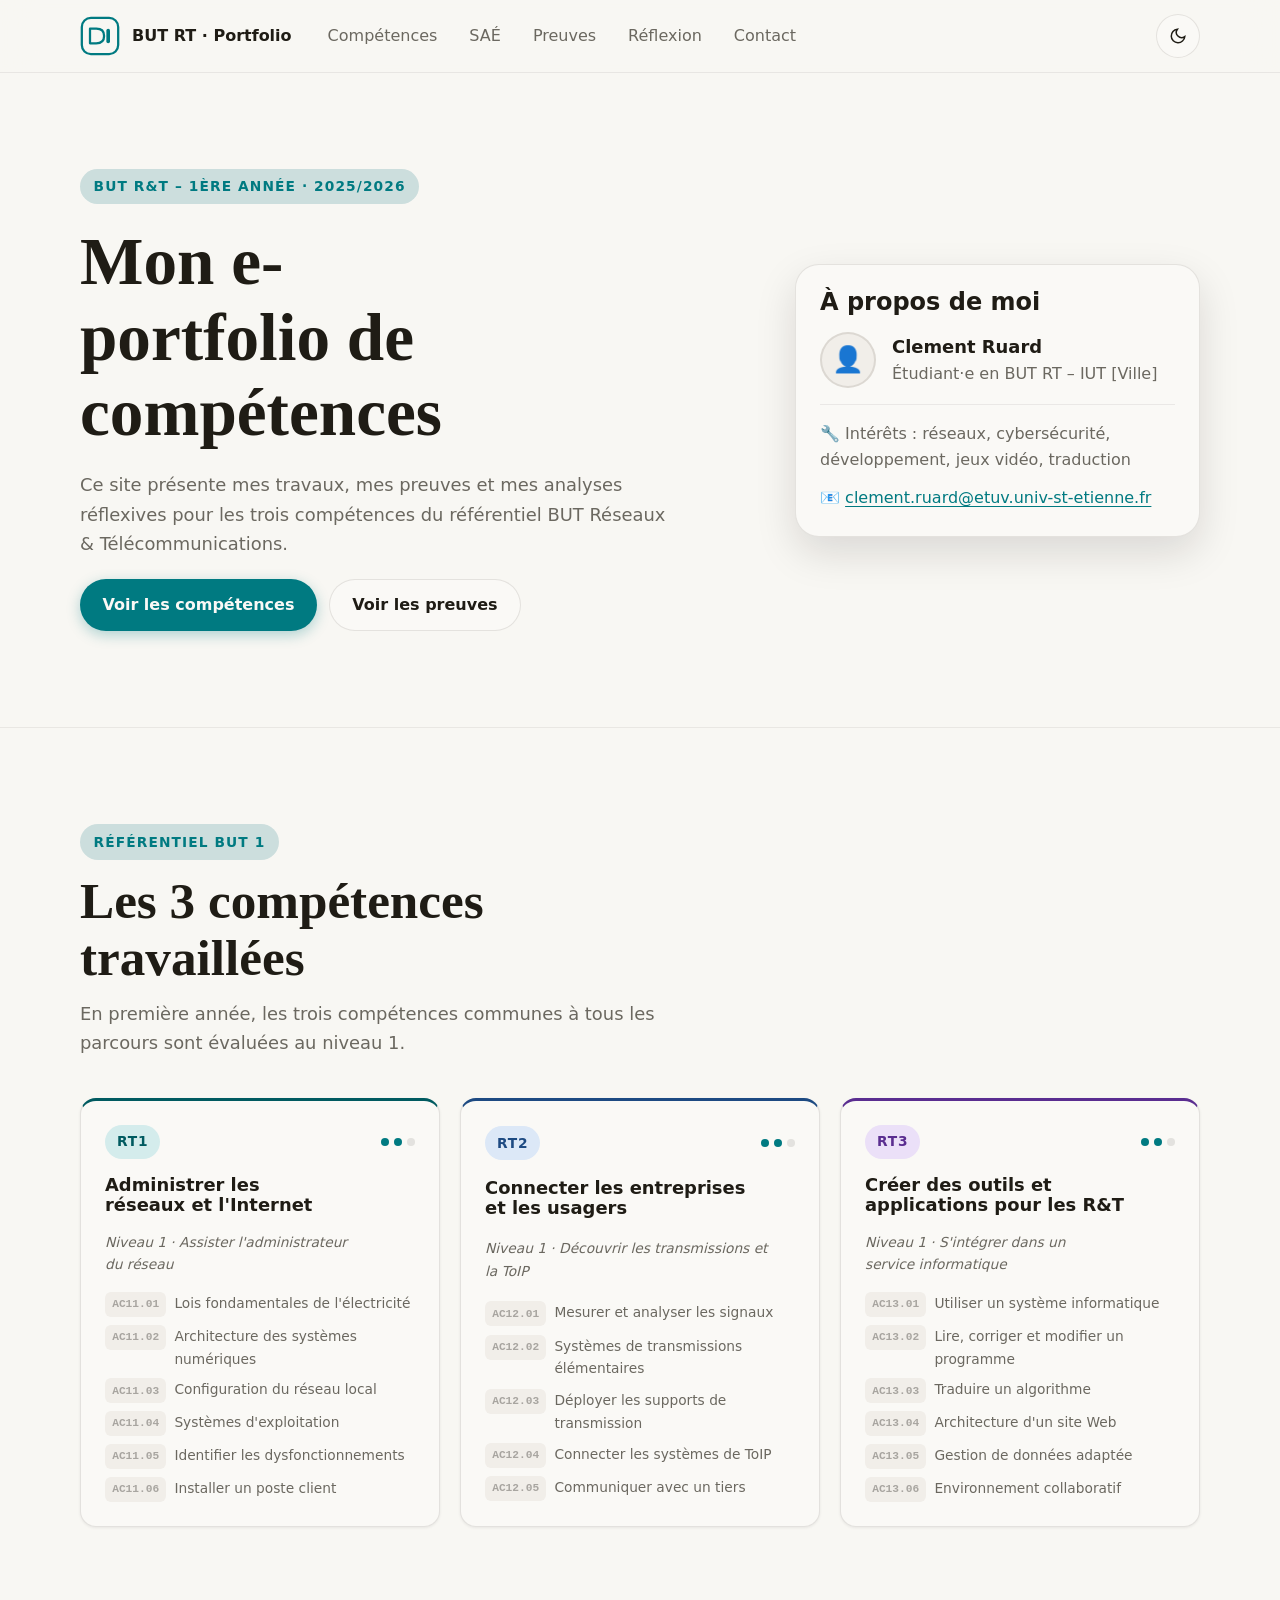
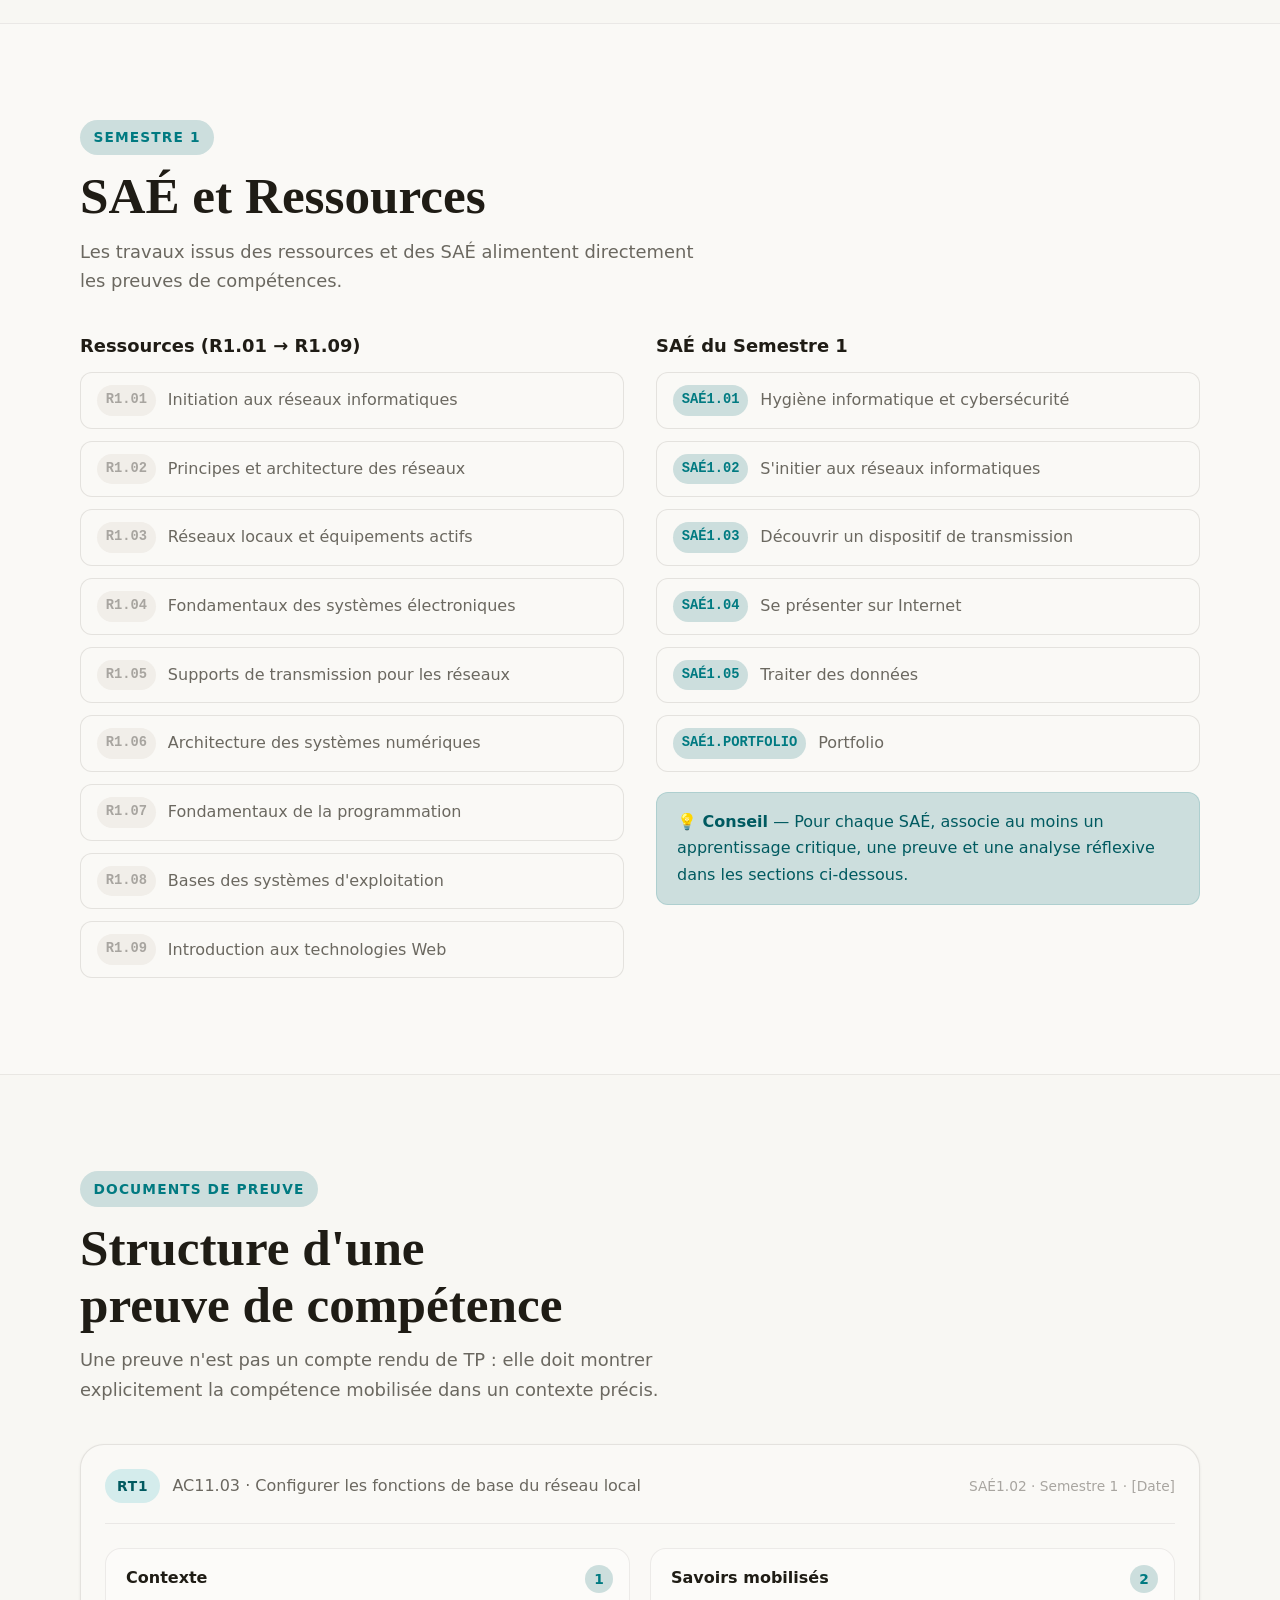
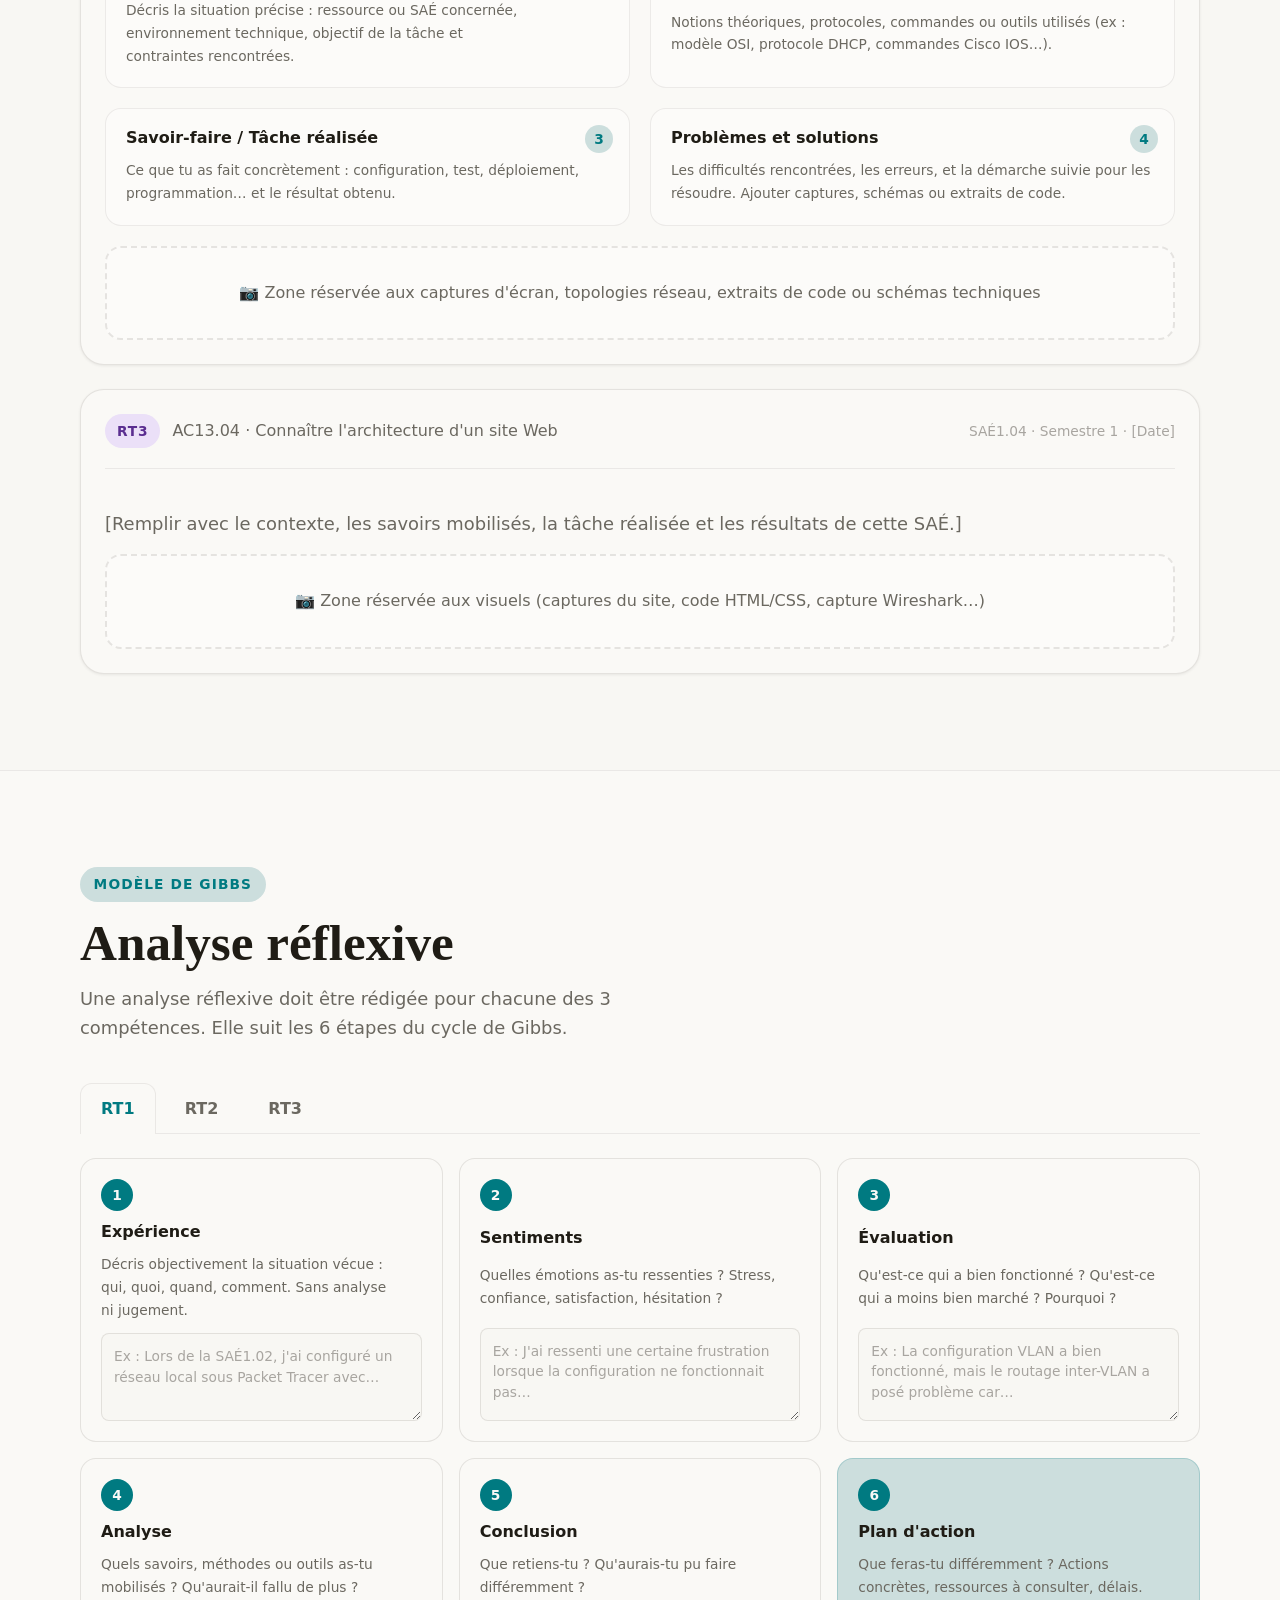
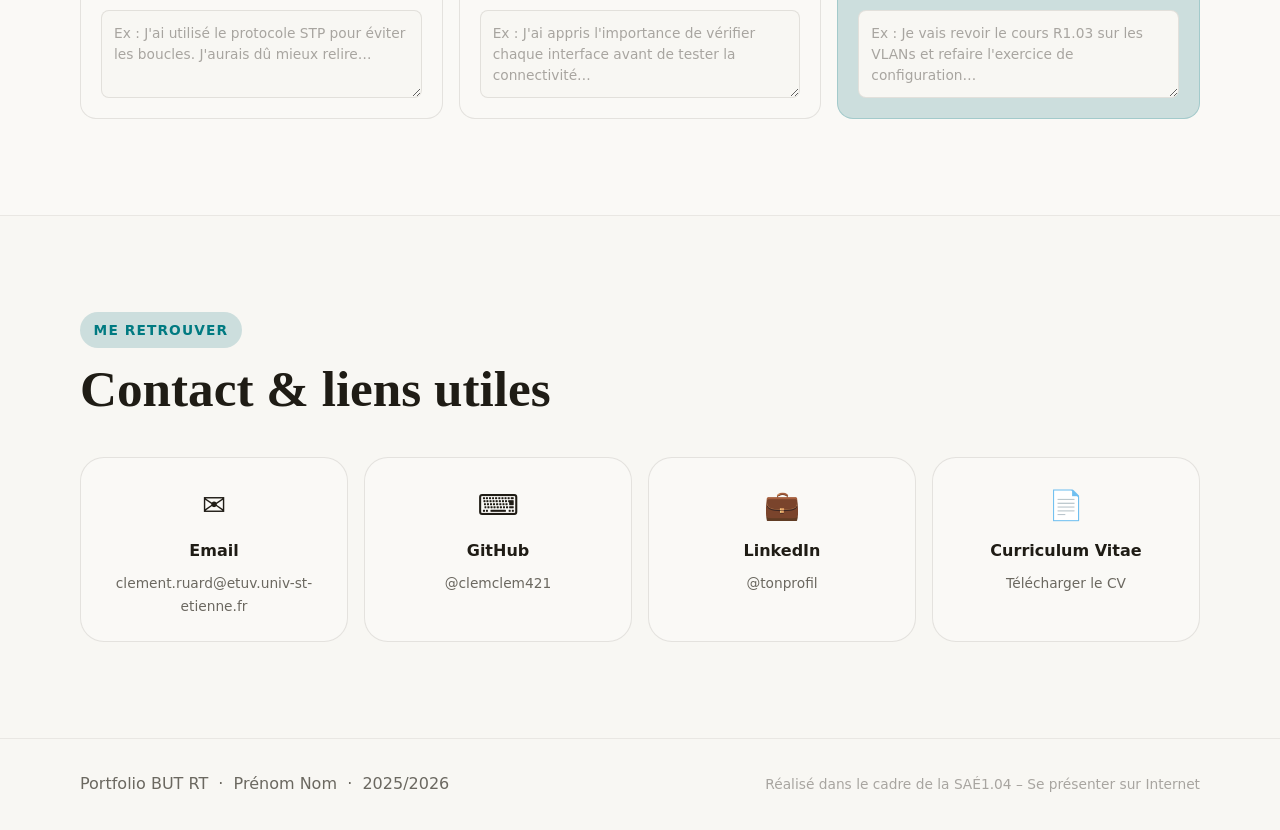
<file: index.html>
<!DOCTYPE html>
<html lang="fr" data-theme="light">
<head>
  <meta charset="UTF-8" />
  <meta name="viewport" content="width=device-width, initial-scale=1.0" />
  <title>Portfolio – BUT Réseaux &amp; Télécommunications</title>
  <meta name="description" content="E-portfolio BUT RT 1ère année – Compétences RT1, RT2, RT3, preuves et analyse réflexive." />
  <link href="https://api.fontshare.com/v2/css?f[]=satoshi@400,500,700&f[]=boska@400,700&display=swap" rel="stylesheet" />
  <link rel="stylesheet" href="style.css" />
</head>
<body>

  <!-- SKIP LINK -->
  <a class="skip-link" href="#main">Aller au contenu</a>

  <!-- ═══════════════════════ HEADER ═══════════════════════ -->
  <header class="site-header">
    <div class="container header-inner">

      <!-- Logo SVG -->
      <a class="brand" href="#accueil" aria-label="Retour en haut">
        <svg class="brand-logo" viewBox="0 0 44 44" fill="none" aria-hidden="true">
          <rect x="2" y="2" width="40" height="40" rx="10" stroke="currentColor" stroke-width="2.5"/>
          <path d="M11 30V14h7c5.5 0 8.5 2.8 8.5 8s-3 8-8.7 8H11Z" stroke="currentColor" stroke-width="2.5" stroke-linejoin="round"/>
          <rect x="29" y="14" width="4" height="16" rx="2" fill="currentColor"/>
        </svg>
        <span class="brand-name">BUT RT · Portfolio</span>
      </a>

      <!-- Navigation -->
      <nav class="nav" aria-label="Navigation principale">
        <a href="#competences">Compétences</a>
        <a href="#sae">SAÉ</a>
        <a href="#preuves">Preuves</a>
        <a href="#reflexive">Réflexion</a>
        <a href="#contact">Contact</a>
      </nav>

      <!-- Toggle thème -->
      <button class="theme-btn" data-theme-toggle aria-label="Mode sombre">
        <svg width="18" height="18" viewBox="0 0 24 24" fill="none" stroke="currentColor" stroke-width="2" aria-hidden="true">
          <path d="M21 12.79A9 9 0 1 1 11.21 3 7 7 0 0 0 21 12.79z"/>
        </svg>
      </button>

    </div>
  </header>

  <!-- ═══════════════════════ MAIN ════════════════════════ -->
  <main id="main">

    <!-- ── HERO ────────────────────────────────────────── -->
    <section class="hero" id="accueil">
      <div class="container hero-grid">

        <div class="hero-text">
          <span class="badge">BUT R&amp;T – 1ère année · 2025/2026</span>
          <h1>Mon e-portfolio de compétences</h1>
          <p>
            Ce site présente mes travaux, mes preuves et mes analyses réflexives
            pour les trois compétences du référentiel BUT Réseaux &amp; Télécommunications.
          </p>
          <div class="hero-actions">
            <a class="btn btn-primary" href="#competences">Voir les compétences</a>
            <a class="btn btn-ghost"   href="#preuves">Voir les preuves</a>
          </div>
        </div>

        <aside class="hero-card" aria-label="Résumé">
          <h2 class="hero-card-title">À propos de moi</h2>
          <div class="avatar-row">
            <div class="avatar" aria-hidden="true">👤</div>
            <div>
              <p class="name">Clement Ruard</p>
              <p class="subtitle">Étudiant·e en BUT RT – IUT [Ville]</p>
            </div>
          </div>
          <hr class="divider" />
          <ul class="about-list">
            <li>🔧 Intérêts : réseaux, cybersécurité, développement, jeux vidéo, traduction</li>
            <li>📧 <a href="mailto:clement.ruard@etuv.univ-st-etienne.fr">clement.ruard@etuv.univ-st-etienne.fr</a></li>
          </ul>
        </aside>

      </div>
    </section>

    <!-- ── COMPÉTENCES ────────────────────────────────── -->
    <section id="competences" class="section">
      <div class="container">

        <div class="section-head">
          <span class="badge">Référentiel BUT 1</span>
          <h2>Les 3 compétences travaillées</h2>
          <p>En première année, les trois compétences communes à tous les parcours sont évaluées au niveau 1.</p>
        </div>

        <div class="grid-3">

          <!-- RT1 -->
          <article class="comp-card comp-rt1">
            <div class="comp-header">
              <span class="comp-label rt1">RT1</span>
              <div class="level-dots" aria-label="Niveau 1 sur 3">
                <span class="dot active"></span><span class="dot active"></span><span class="dot"></span>
              </div>
            </div>
            <h3>Administrer les réseaux et l'Internet</h3>
            <p class="comp-level">Niveau 1 · Assister l'administrateur du réseau</p>
            <ul class="ac-list">
              <li><span class="ac-code">AC11.01</span> Lois fondamentales de l'électricité</li>
              <li><span class="ac-code">AC11.02</span> Architecture des systèmes numériques</li>
              <li><span class="ac-code">AC11.03</span> Configuration du réseau local</li>
              <li><span class="ac-code">AC11.04</span> Systèmes d'exploitation</li>
              <li><span class="ac-code">AC11.05</span> Identifier les dysfonctionnements</li>
              <li><span class="ac-code">AC11.06</span> Installer un poste client</li>
            </ul>
          </article>

          <!-- RT2 -->
          <article class="comp-card comp-rt2">
            <div class="comp-header">
              <span class="comp-label rt2">RT2</span>
              <div class="level-dots" aria-label="Niveau 1 sur 3">
                <span class="dot active"></span><span class="dot active"></span><span class="dot"></span>
              </div>
            </div>
            <h3>Connecter les entreprises et les usagers</h3>
            <p class="comp-level">Niveau 1 · Découvrir les transmissions et la ToIP</p>
            <ul class="ac-list">
              <li><span class="ac-code">AC12.01</span> Mesurer et analyser les signaux</li>
              <li><span class="ac-code">AC12.02</span> Systèmes de transmissions élémentaires</li>
              <li><span class="ac-code">AC12.03</span> Déployer les supports de transmission</li>
              <li><span class="ac-code">AC12.04</span> Connecter les systèmes de ToIP</li>
              <li><span class="ac-code">AC12.05</span> Communiquer avec un tiers</li>
            </ul>
          </article>

          <!-- RT3 -->
          <article class="comp-card comp-rt3">
            <div class="comp-header">
              <span class="comp-label rt3">RT3</span>
              <div class="level-dots" aria-label="Niveau 1 sur 3">
                <span class="dot active"></span><span class="dot active"></span><span class="dot"></span>
              </div>
            </div>
            <h3>Créer des outils et applications pour les R&amp;T</h3>
            <p class="comp-level">Niveau 1 · S'intégrer dans un service informatique</p>
            <ul class="ac-list">
              <li><span class="ac-code">AC13.01</span> Utiliser un système informatique</li>
              <li><span class="ac-code">AC13.02</span> Lire, corriger et modifier un programme</li>
              <li><span class="ac-code">AC13.03</span> Traduire un algorithme</li>
              <li><span class="ac-code">AC13.04</span> Architecture d'un site Web</li>
              <li><span class="ac-code">AC13.05</span> Gestion de données adaptée</li>
              <li><span class="ac-code">AC13.06</span> Environnement collaboratif</li>
            </ul>
          </article>

        </div>
      </div>
    </section>

    <!-- ── SAÉ & RESSOURCES ───────────────────────────── -->
    <section id="sae" class="section section-alt">
      <div class="container">

        <div class="section-head">
          <span class="badge">Semestre 1</span>
          <h2>SAÉ et Ressources</h2>
          <p>Les travaux issus des ressources et des SAÉ alimentent directement les preuves de compétences.</p>
        </div>

        <div class="two-col">

          <div>
            <h3 class="sub-title">Ressources (R1.01 → R1.09)</h3>
            <ul class="sae-list">
              <li><span class="sae-tag">R1.01</span> Initiation aux réseaux informatiques</li>
              <li><span class="sae-tag">R1.02</span> Principes et architecture des réseaux</li>
              <li><span class="sae-tag">R1.03</span> Réseaux locaux et équipements actifs</li>
              <li><span class="sae-tag">R1.04</span> Fondamentaux des systèmes électroniques</li>
              <li><span class="sae-tag">R1.05</span> Supports de transmission pour les réseaux</li>
              <li><span class="sae-tag">R1.06</span> Architecture des systèmes numériques</li>
              <li><span class="sae-tag">R1.07</span> Fondamentaux de la programmation</li>
              <li><span class="sae-tag">R1.08</span> Bases des systèmes d'exploitation</li>
              <li><span class="sae-tag">R1.09</span> Introduction aux technologies Web</li>
            </ul>
          </div>

          <div>
            <h3 class="sub-title">SAÉ du Semestre 1</h3>
            <ul class="sae-list">
              <li><span class="sae-tag accent">SAÉ1.01</span> Hygiène informatique et cybersécurité</li>
              <li><span class="sae-tag accent">SAÉ1.02</span> S'initier aux réseaux informatiques</li>
              <li><span class="sae-tag accent">SAÉ1.03</span> Découvrir un dispositif de transmission</li>
              <li><span class="sae-tag accent">SAÉ1.04</span> Se présenter sur Internet</li>
              <li><span class="sae-tag accent">SAÉ1.05</span> Traiter des données</li>
              <li><span class="sae-tag accent">SAÉ1.PORTFOLIO</span> Portfolio</li>
            </ul>

            <div class="info-box">
              <strong>💡 Conseil</strong> — Pour chaque SAÉ, associe au moins un apprentissage critique, une preuve et une analyse réflexive dans les sections ci-dessous.
            </div>
          </div>

        </div>
      </div>
    </section>

    <!-- ── PREUVES ────────────────────────────────────── -->
    <section id="preuves" class="section">
      <div class="container">

        <div class="section-head">
          <span class="badge">Documents de preuve</span>
          <h2>Structure d'une preuve de compétence</h2>
          <p>
            Une preuve n'est pas un compte rendu de TP : elle doit montrer explicitement
            la compétence mobilisée dans un contexte précis.
          </p>
        </div>

        <!-- Template d'une preuve -->
        <div class="proof-template">
          <div class="proof-top">
            <div class="proof-tag-row">
              <span class="comp-label rt1">RT1</span>
              <span class="proof-ac">AC11.03 · Configurer les fonctions de base du réseau local</span>
            </div>
            <span class="proof-meta">SAÉ1.02 · Semestre 1 · [Date]</span>
          </div>

          <div class="proof-grid">
            <div class="proof-block">
              <div class="proof-number">1</div>
              <h4>Contexte</h4>
              <p>Décris la situation précise : ressource ou SAÉ concernée, environnement technique, objectif de la tâche et contraintes rencontrées.</p>
            </div>
            <div class="proof-block">
              <div class="proof-number">2</div>
              <h4>Savoirs mobilisés</h4>
              <p>Notions théoriques, protocoles, commandes ou outils utilisés (ex : modèle OSI, protocole DHCP, commandes Cisco IOS…).</p>
            </div>
            <div class="proof-block">
              <div class="proof-number">3</div>
              <h4>Savoir-faire / Tâche réalisée</h4>
              <p>Ce que tu as fait concrètement : configuration, test, déploiement, programmation… et le résultat obtenu.</p>
            </div>
            <div class="proof-block">
              <div class="proof-number">4</div>
              <h4>Problèmes et solutions</h4>
              <p>Les difficultés rencontrées, les erreurs, et la démarche suivie pour les résoudre. Ajouter captures, schémas ou extraits de code.</p>
            </div>
          </div>

          <div class="proof-placeholder">
            📷 Zone réservée aux captures d'écran, topologies réseau, extraits de code ou schémas techniques
          </div>
        </div>

        <!-- Deuxième preuve exemple RT3 -->
        <div class="proof-template" style="margin-top: 1.5rem;">
          <div class="proof-top">
            <div class="proof-tag-row">
              <span class="comp-label rt3">RT3</span>
              <span class="proof-ac">AC13.04 · Connaître l'architecture d'un site Web</span>
            </div>
            <span class="proof-meta">SAÉ1.04 · Semestre 1 · [Date]</span>
          </div>
          <p style="color: var(--text-muted); padding: 1rem 0;">
            [Remplir avec le contexte, les savoirs mobilisés, la tâche réalisée et les résultats de cette SAÉ.]
          </p>
          <div class="proof-placeholder">
            📷 Zone réservée aux visuels (captures du site, code HTML/CSS, capture Wireshark…)
          </div>
        </div>

      </div>
    </section>

    <!-- ── ANALYSE RÉFLEXIVE ──────────────────────────── -->
    <section id="reflexive" class="section section-alt">
      <div class="container">

        <div class="section-head">
          <span class="badge">Modèle de Gibbs</span>
          <h2>Analyse réflexive</h2>
          <p>Une analyse réflexive doit être rédigée pour chacune des 3 compétences. Elle suit les 6 étapes du cycle de Gibbs.</p>
        </div>

        <!-- Onglets compétences -->
        <div class="tabs-wrapper" role="tablist" aria-label="Compétences">
          <button class="tab active" role="tab" aria-selected="true"  data-tab="gibbs-rt1">RT1</button>
          <button class="tab"        role="tab" aria-selected="false" data-tab="gibbs-rt2">RT2</button>
          <button class="tab"        role="tab" aria-selected="false" data-tab="gibbs-rt3">RT3</button>
        </div>

        <!-- RT1 -->
        <div class="gibbs-panel active" id="gibbs-rt1">
          <div class="gibbs-grid">
            <div class="gibbs-step">
              <span class="gibbs-num">1</span>
              <h4>Expérience</h4>
              <p>Décris objectivement la situation vécue : qui, quoi, quand, comment. Sans analyse ni jugement.</p>
              <textarea class="gibbs-textarea" placeholder="Ex : Lors de la SAÉ1.02, j'ai configuré un réseau local sous Packet Tracer avec…" rows="3"></textarea>
            </div>
            <div class="gibbs-step">
              <span class="gibbs-num">2</span>
              <h4>Sentiments</h4>
              <p>Quelles émotions as-tu ressenties ? Stress, confiance, satisfaction, hésitation ?</p>
              <textarea class="gibbs-textarea" placeholder="Ex : J'ai ressenti une certaine frustration lorsque la configuration ne fonctionnait pas…" rows="3"></textarea>
            </div>
            <div class="gibbs-step">
              <span class="gibbs-num">3</span>
              <h4>Évaluation</h4>
              <p>Qu'est-ce qui a bien fonctionné ? Qu'est-ce qui a moins bien marché ? Pourquoi ?</p>
              <textarea class="gibbs-textarea" placeholder="Ex : La configuration VLAN a bien fonctionné, mais le routage inter-VLAN a posé problème car…" rows="3"></textarea>
            </div>
            <div class="gibbs-step">
              <span class="gibbs-num">4</span>
              <h4>Analyse</h4>
              <p>Quels savoirs, méthodes ou outils as-tu mobilisés ? Qu'aurait-il fallu de plus ?</p>
              <textarea class="gibbs-textarea" placeholder="Ex : J'ai utilisé le protocole STP pour éviter les boucles. J'aurais dû mieux relire…" rows="3"></textarea>
            </div>
            <div class="gibbs-step">
              <span class="gibbs-num">5</span>
              <h4>Conclusion</h4>
              <p>Que retiens-tu ? Qu'aurais-tu pu faire différemment ?</p>
              <textarea class="gibbs-textarea" placeholder="Ex : J'ai appris l'importance de vérifier chaque interface avant de tester la connectivité…" rows="3"></textarea>
            </div>
            <div class="gibbs-step accent-step">
              <span class="gibbs-num">6</span>
              <h4>Plan d'action</h4>
              <p>Que feras-tu différemment ? Actions concrètes, ressources à consulter, délais.</p>
              <textarea class="gibbs-textarea" placeholder="Ex : Je vais revoir le cours R1.03 sur les VLANs et refaire l'exercice de configuration…" rows="3"></textarea>
            </div>
          </div>
        </div>

        <!-- RT2 -->
        <div class="gibbs-panel" id="gibbs-rt2">
          <p class="panel-placeholder">Remplis ici ton analyse réflexive pour la compétence RT2 — Connecter les entreprises et les usagers.</p>
        </div>

        <!-- RT3 -->
        <div class="gibbs-panel" id="gibbs-rt3">
          <p class="panel-placeholder">Remplis ici ton analyse réflexive pour la compétence RT3 — Créer des outils et applications pour les R&amp;T.</p>
        </div>

      </div>
    </section>

    <!-- ── CONTACT ────────────────────────────────────── -->
    <section id="contact" class="section">
      <div class="container">

        <div class="section-head">
          <span class="badge">Me retrouver</span>
          <h2>Contact &amp; liens utiles</h2>
        </div>

        <div class="contact-grid">
          <a class="contact-card" href="mailto:clement.ruard@etuv.univ-st-etienne.fr" target="_blank" rel="noopener noreferrer">
            <span class="contact-icon">✉️</span>
            <span>Email</span>
            <span class="contact-sub">clement.ruard@etuv.univ-st-etienne.fr</span>
          </a>
          <a class="contact-card" href="https://github.com/clemclem421" target="_blank" rel="noopener noreferrer">
            <span class="contact-icon">⌨️</span>
            <span>GitHub</span>
            <span class="contact-sub">@clemclem421</span>
          </a>
          <a class="contact-card" href="https://linkedin.com/in/tonprofil" target="_blank" rel="noopener noreferrer">
            <span class="contact-icon">💼</span>
            <span>LinkedIn</span>
            <span class="contact-sub">@tonprofil</span>
          </a>
          <a class="contact-card" href="#" target="_blank" rel="noopener noreferrer">
            <span class="contact-icon">📄</span>
            <span>Curriculum Vitae</span>
            <span class="contact-sub">Télécharger le CV</span>
          </a>
        </div>

      </div>
    </section>

  </main>

  <!-- ═══════════════════════ FOOTER ══════════════════════ -->
  <footer class="site-footer">
    <div class="container footer-inner">
      <p>Portfolio BUT RT &nbsp;·&nbsp; Prénom Nom &nbsp;·&nbsp; 2025/2026</p>
      <p class="footer-sub">Réalisé dans le cadre de la SAÉ1.04 – Se présenter sur Internet</p>
    </div>
  </footer>

  <script src="script.js"></script>
</body>
</html>
</file>
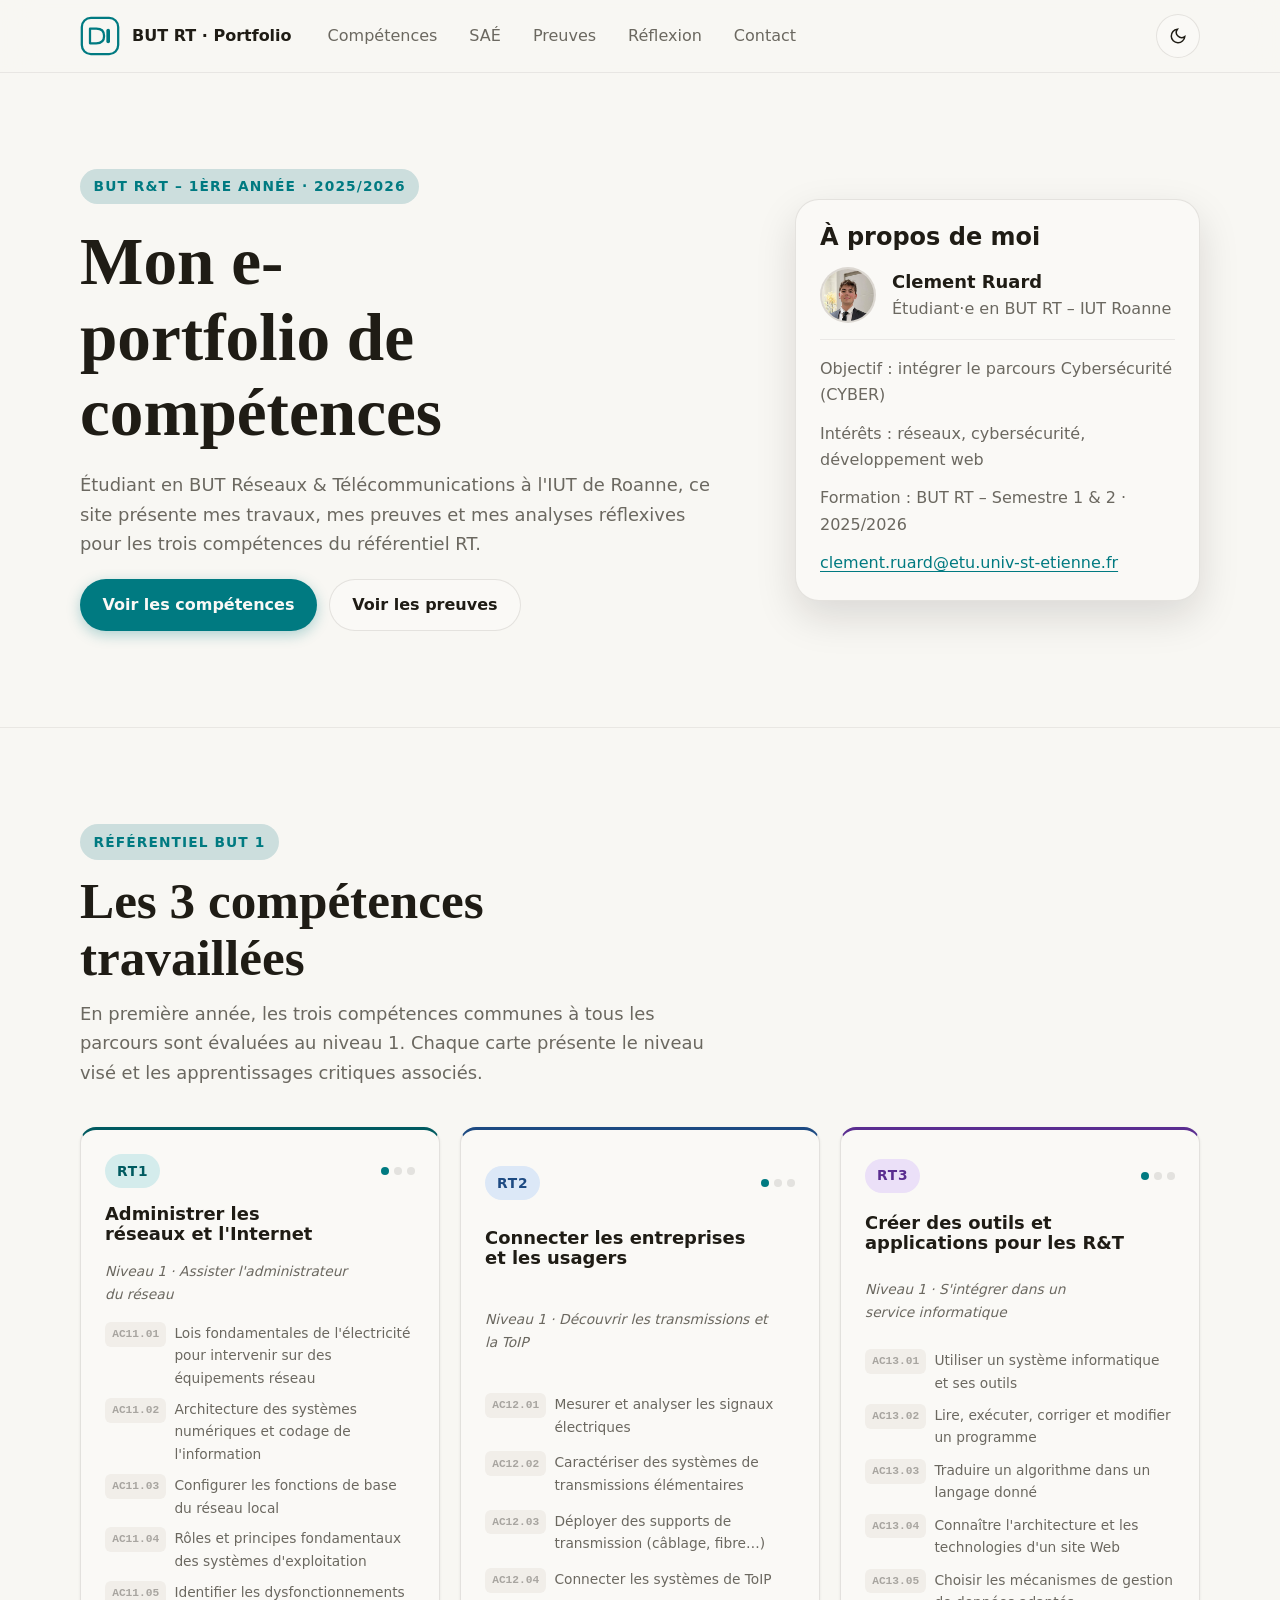
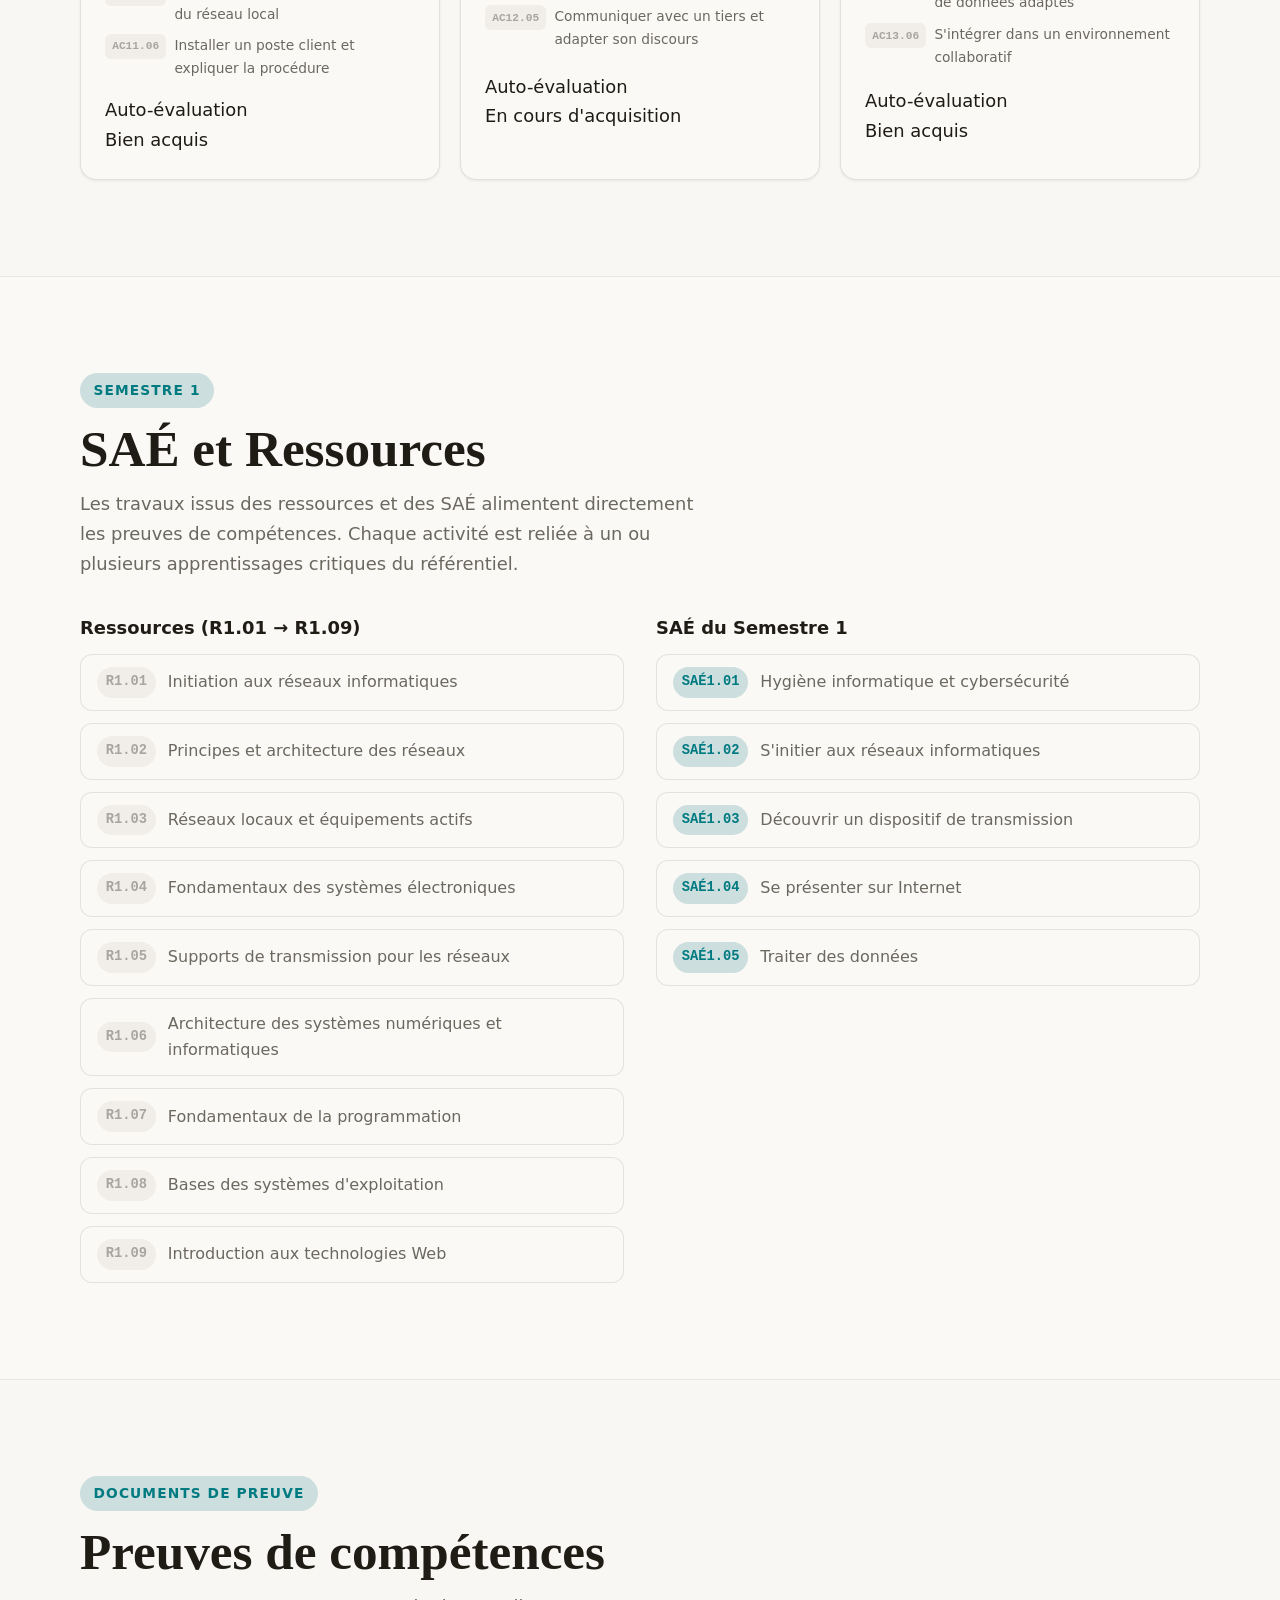
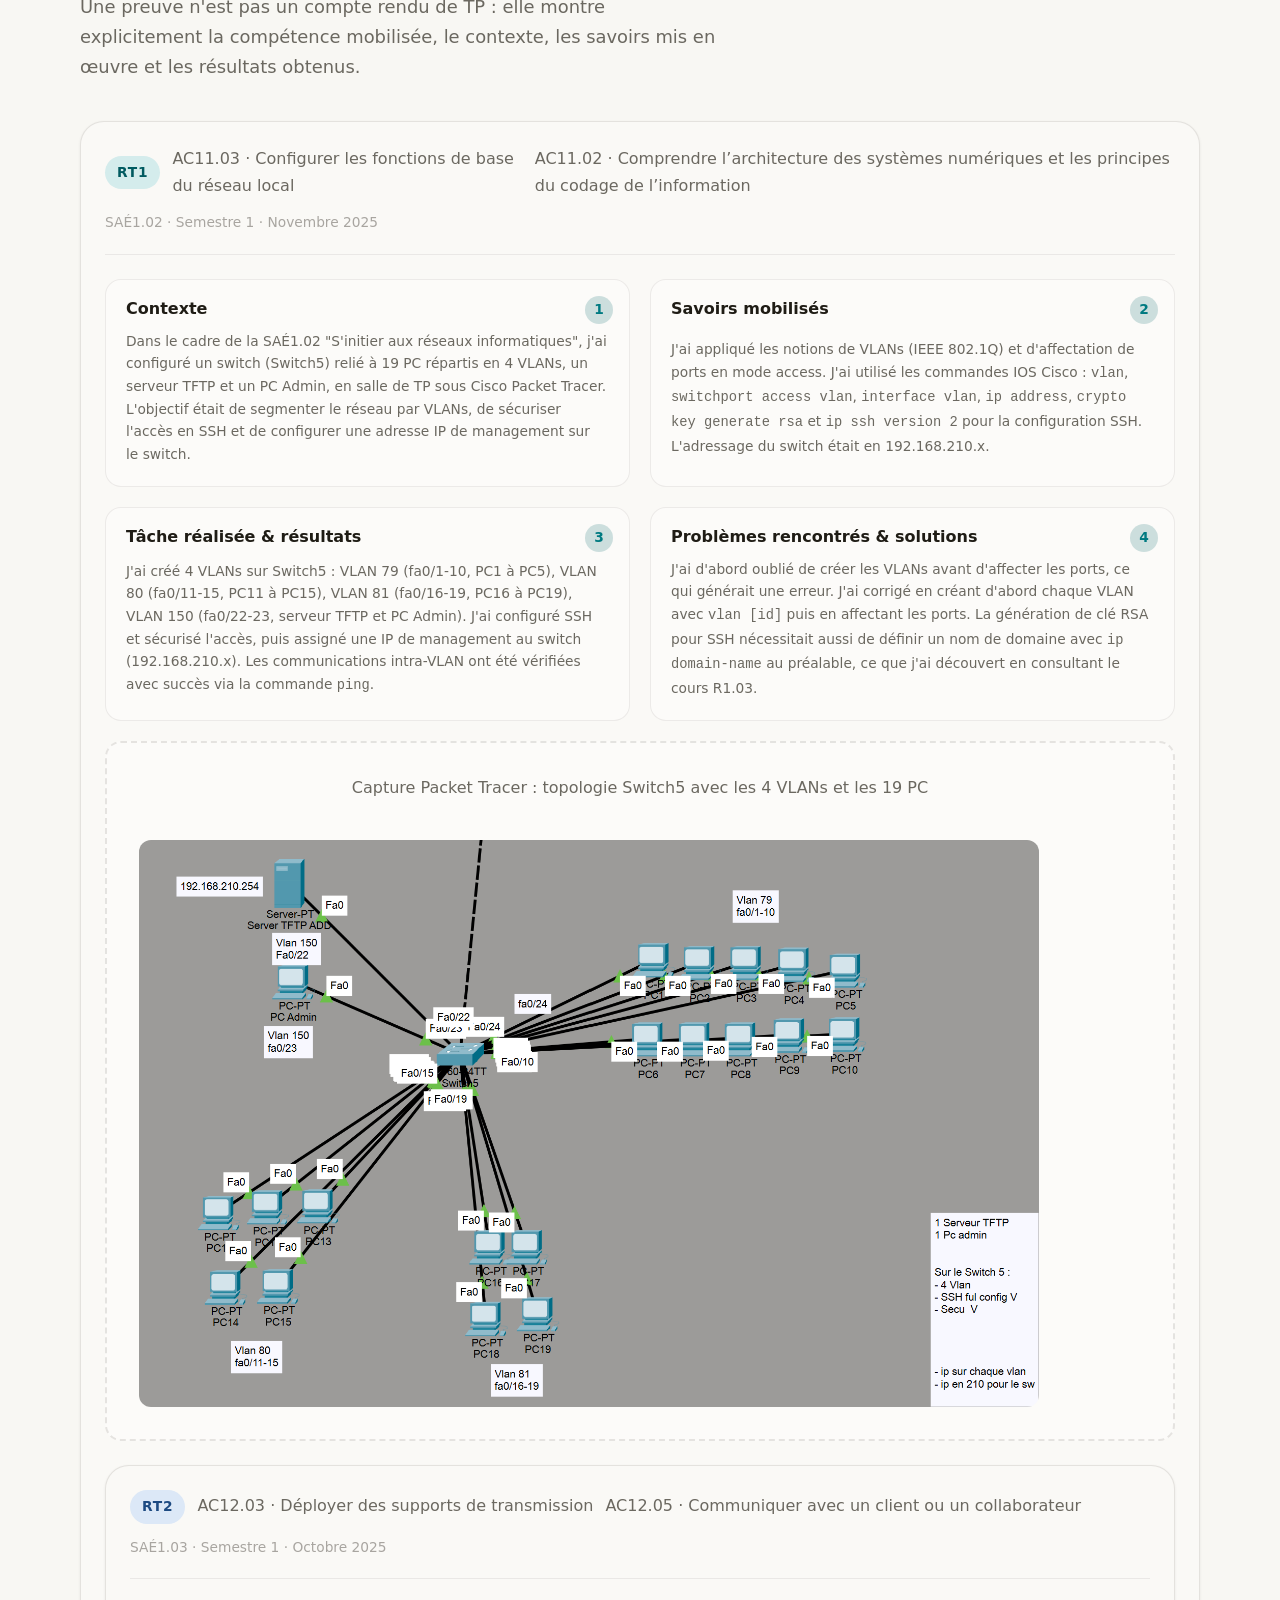
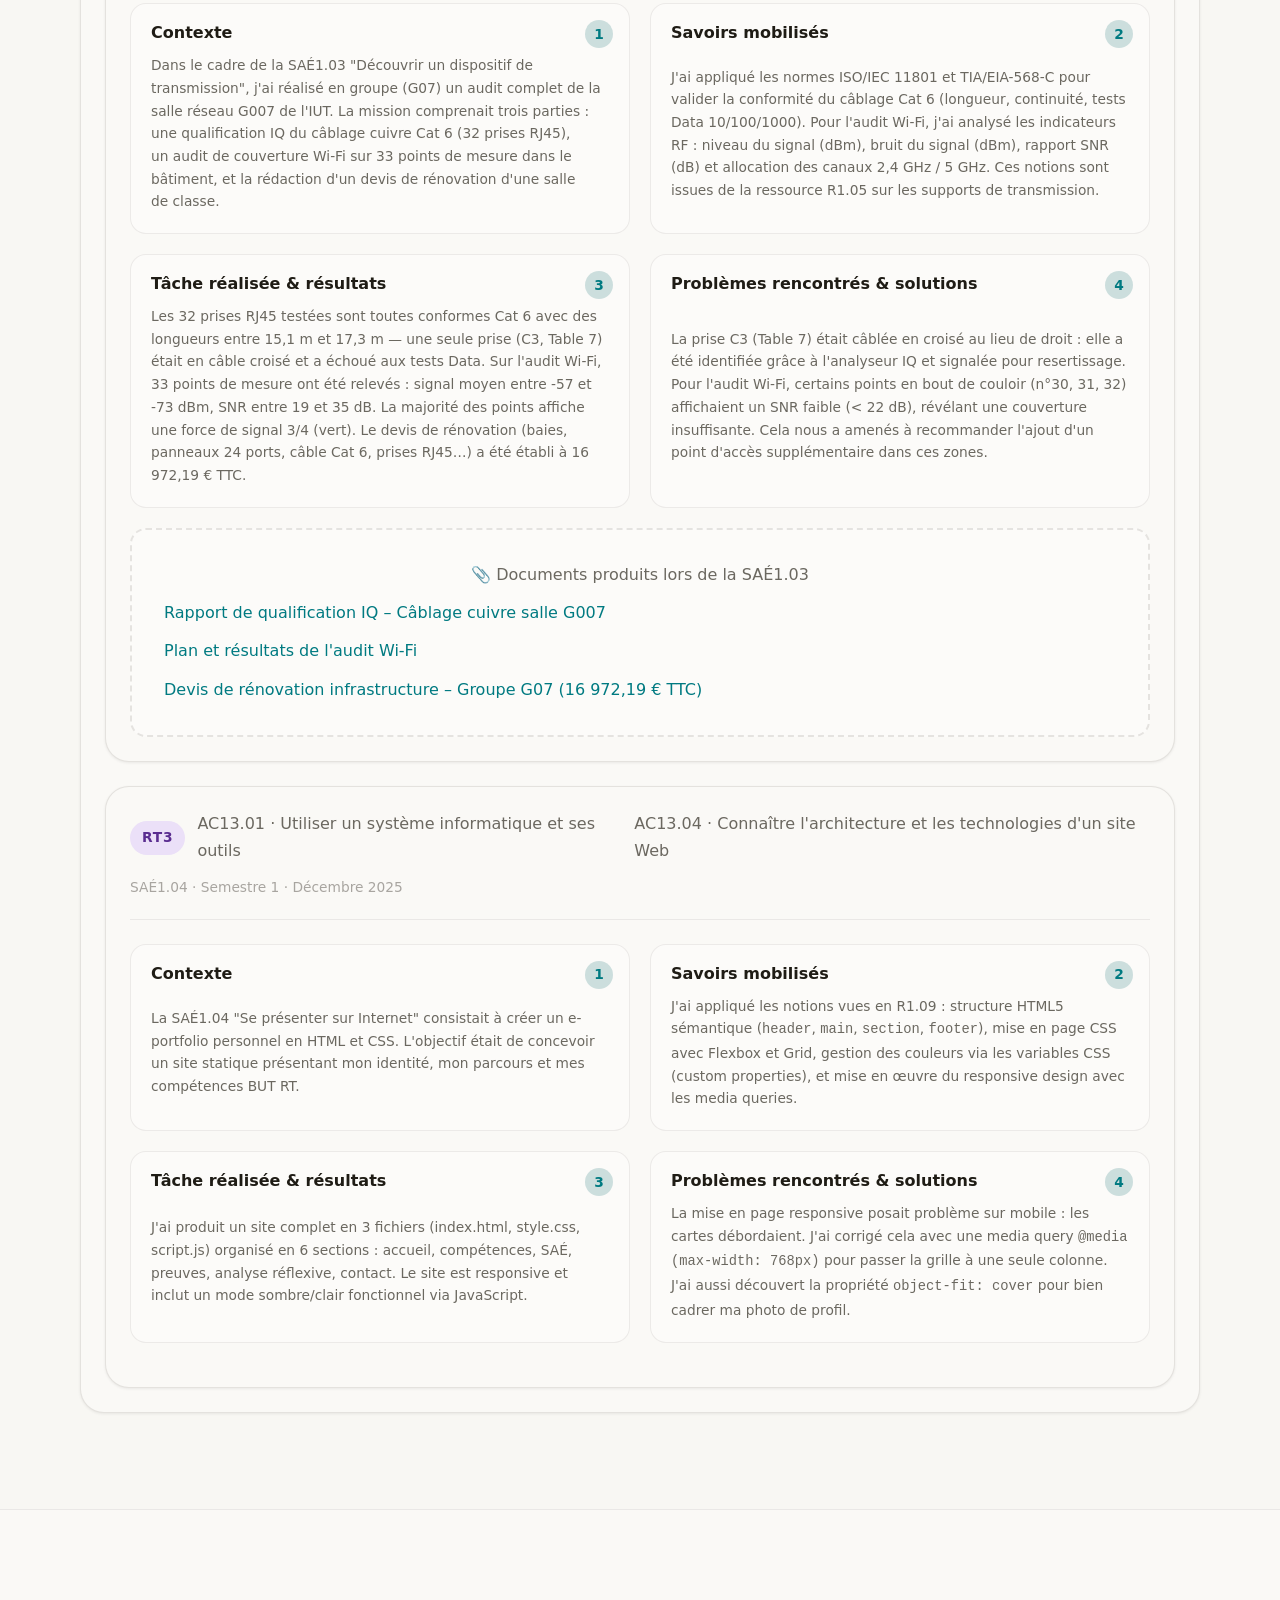
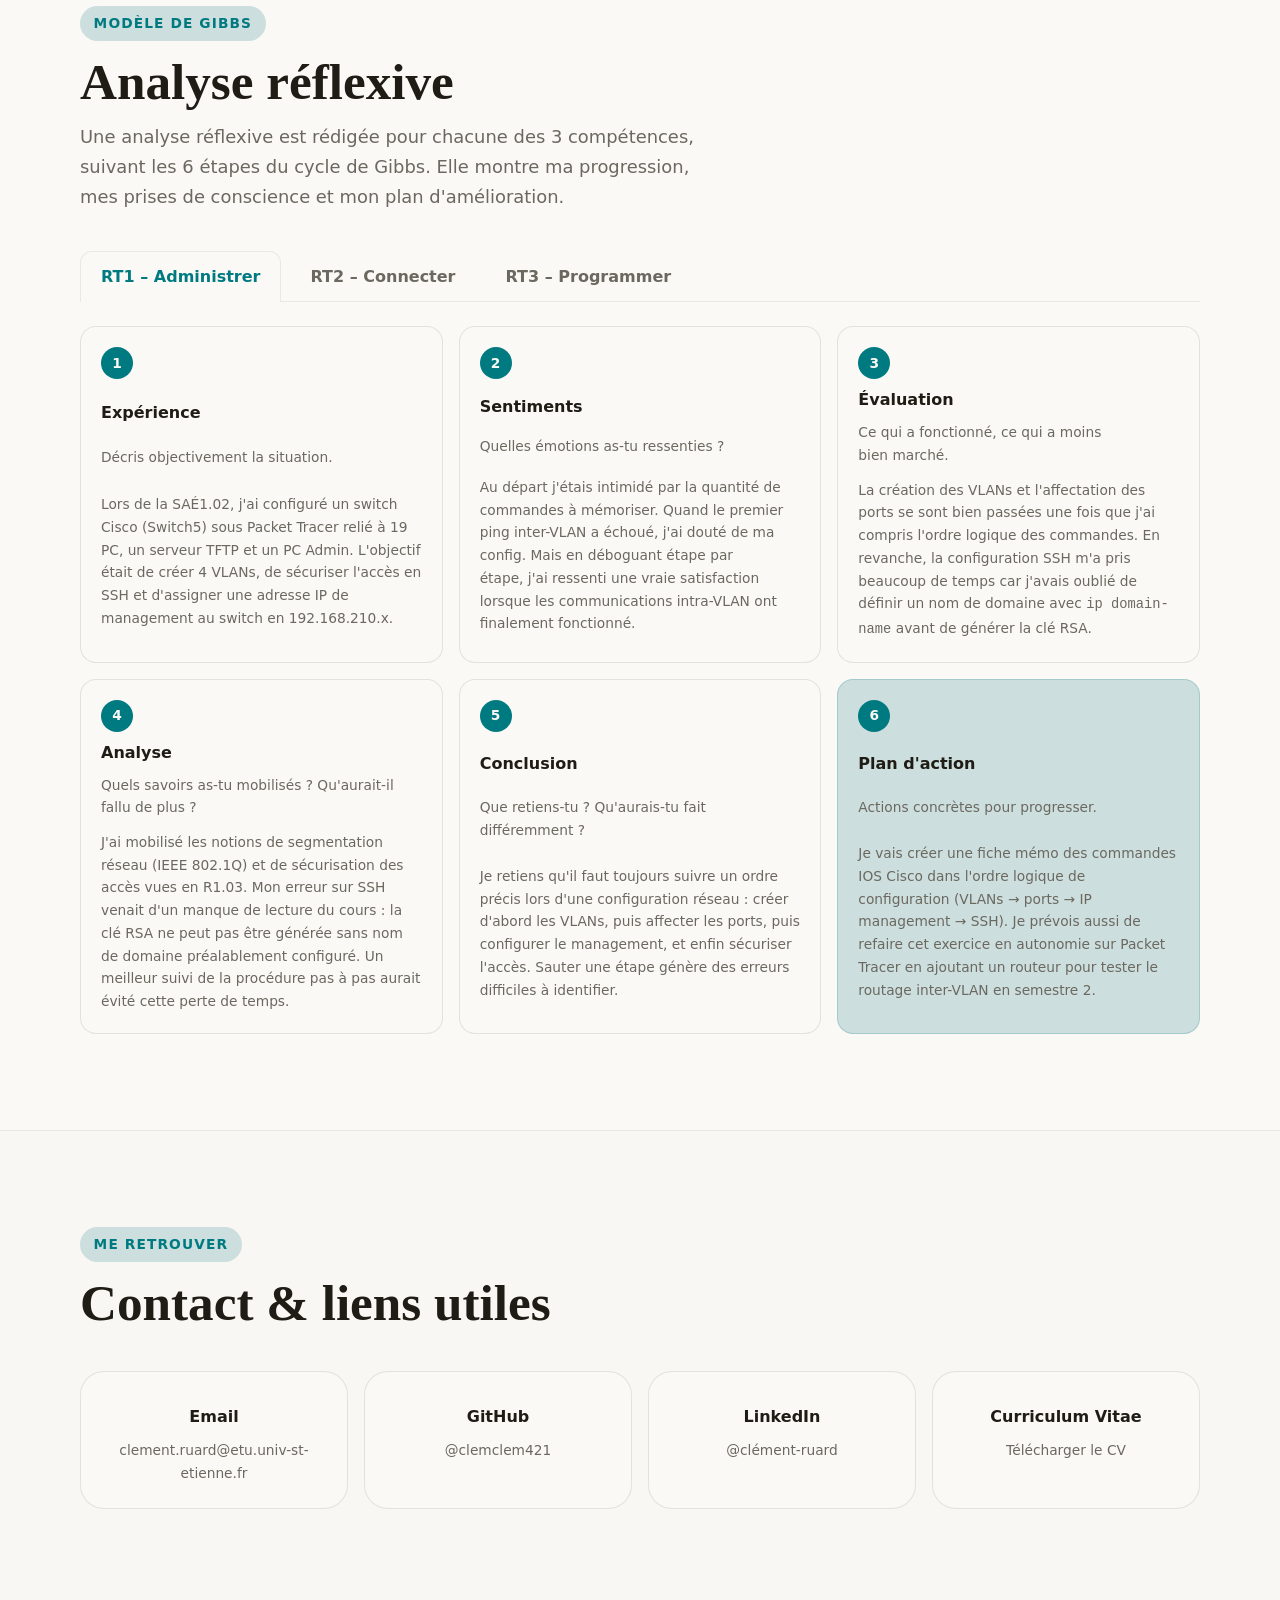
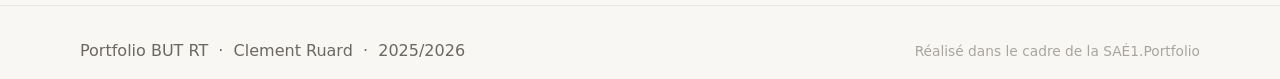
<file: po/index.html>
<!DOCTYPE html>
<html lang="fr" data-theme="light">
<head>
  <meta charset="UTF-8" />
  <meta name="viewport" content="width=device-width, initial-scale=1.0" />
  <title>Portfolio – BUT Réseaux &amp; Télécommunications</title>
  <meta name="description" content="E-portfolio BUT RT 1ère année – Compétences RT1, RT2, RT3, preuves et analyse réflexive." />
  <link href="https://api.fontshare.com/v2/css?f[]=satoshi@400,500,700&f[]=boska@400,700&display=swap" rel="stylesheet" />
  <link rel="stylesheet" href="style.css" />
</head>
<body>

  <!-- SKIP LINK accessibilité -->
  <a class="skip-link" href="#main">Aller au contenu</a>

  <!-- ════════════════════════ HEADER ════════════════════════ -->
  <header class="site-header">
    <div class="container header-inner">

      <a class="brand" href="#accueil" aria-label="Retour en haut">
        <svg class="brand-logo" viewBox="0 0 44 44" fill="none" aria-hidden="true">
          <rect x="2" y="2" width="40" height="40" rx="10" stroke="currentColor" stroke-width="2.5"/>
          <path d="M11 30V14h7c5.5 0 8.5 2.8 8.5 8s-3 8-8.7 8H11Z" stroke="currentColor" stroke-width="2.5" stroke-linejoin="round"/>
          <rect x="29" y="14" width="4" height="16" rx="2" fill="currentColor"/>
        </svg>
        <span class="brand-name">BUT RT · Portfolio</span>
      </a>

      <nav class="nav" aria-label="Navigation principale">
        <a href="#competences">Compétences</a>
        <a href="#sae">SAÉ</a>
        <a href="#preuves">Preuves</a>
        <a href="#reflexive">Réflexion</a>
        <a href="#contact">Contact</a>
      </nav>

      <button class="theme-btn" data-theme-toggle aria-label="Mode sombre">
        <svg width="18" height="18" viewBox="0 0 24 24" fill="none" stroke="currentColor" stroke-width="2" aria-hidden="true">
          <path d="M21 12.79A9 9 0 1 1 11.21 3 7 7 0 0 0 21 12.79z"/>
        </svg>
      </button>

    </div>
  </header>

  <!-- ════════════════════════ MAIN ══════════════════════════ -->
  <main id="main">

    <!-- ── HERO ──────────────────────────────────────────── -->
    <section class="hero" id="accueil">
      <div class="container hero-grid">

        <div class="hero-text">
          <span class="badge">BUT R&amp;T – 1ère année · 2025/2026</span>
          <h1>Mon e-portfolio de compétences</h1>
          <p>
            Étudiant en BUT Réseaux &amp; Télécommunications à l'IUT de Roanne,
            ce site présente mes travaux, mes preuves et mes analyses réflexives
            pour les trois compétences du référentiel RT.
          </p>
          <div class="hero-actions">
            <a class="btn btn-primary" href="#competences">Voir les compétences</a>
            <a class="btn btn-ghost"   href="#preuves">Voir les preuves</a>
          </div>
        </div>

        <!-- Carte à propos avec photo -->
        <aside class="hero-card" aria-label="À propos de moi">
          <h2 class="hero-card-title">À propos de moi</h2>
          <div class="avatar-row">

            <!--
              PHOTO : place ton fichier photo.jpg dans le même dossier que index.html
              Si ton fichier s'appelle photo.png, remplace photo.jpg par photo.png
            -->
            <img
              class="avatar"
              src="photo.jpg"
              alt="Photo de Clement Ruard"
              width="56"
              height="56"
              loading="lazy"
              onerror="this.outerHTML='<div class=\'avatar avatar-fallback\' aria-hidden=\'true\'>👤</div>'"
            />

            <div>
              <p class="name">Clement Ruard</p>
              <p class="subtitle">Étudiant·e en BUT RT – IUT Roanne</p>
            </div>
          </div>
          <hr class="divider" />
          <ul class="about-list">
            <li> Objectif : intégrer le parcours Cybersécurité (CYBER)</li>
            <li> Intérêts : réseaux, cybersécurité, développement web</li>
            <li> Formation : BUT RT – Semestre 1 &amp; 2 · 2025/2026</li>
            <li> <a href="mailto:clement.ruard@etu.univ-st-etienne.fr">clement.ruard@etu.univ-st-etienne.fr</a></li>
          </ul>
        </aside>

      </div>
    </section>

    <!-- ── COMPÉTENCES ────────────────────────────────────── -->
    <section id="competences" class="section">
      <div class="container">

        <div class="section-head">
          <span class="badge">Référentiel BUT 1</span>
          <h2>Les 3 compétences travaillées</h2>
          <p>
            En première année, les trois compétences communes à tous les parcours
            sont évaluées au niveau 1. Chaque carte présente le niveau visé et
            les apprentissages critiques associés.
          </p>
        </div>

        <div class="grid-3">

          <!-- RT1 -->
          <article class="comp-card comp-rt1">
            <div class="comp-header">
              <span class="comp-label rt1">RT1</span>
              <div class="level-dots" aria-label="Niveau 1 sur 3">
                <span class="dot active"></span>
                <span class="dot"></span>
                <span class="dot"></span>
              </div>
            </div>
            <h3>Administrer les réseaux et l'Internet</h3>
            <p class="comp-level">Niveau 1 · Assister l'administrateur du réseau</p>
            <ul class="ac-list">
              <li><span class="ac-code">AC11.01</span> Lois fondamentales de l'électricité pour intervenir sur des équipements réseau</li>
              <li><span class="ac-code">AC11.02</span> Architecture des systèmes numériques et codage de l'information</li>
              <li><span class="ac-code">AC11.03</span> Configurer les fonctions de base du réseau local</li>
              <li><span class="ac-code">AC11.04</span> Rôles et principes fondamentaux des systèmes d'exploitation</li>
              <li><span class="ac-code">AC11.05</span> Identifier les dysfonctionnements du réseau local</li>
              <li><span class="ac-code">AC11.06</span> Installer un poste client et expliquer la procédure</li>
            </ul>
            <div class="self-eval">
              <span class="eval-label">Auto-évaluation</span>
              <div class="eval-bar">
                <div class="eval-fill" style="width: 65%"></div>
              </div>
              <span class="eval-pct">Bien acquis</span>
            </div>
          </article>

          <!-- RT2 -->
          <article class="comp-card comp-rt2">
            <div class="comp-header">
              <span class="comp-label rt2">RT2</span>
              <div class="level-dots" aria-label="Niveau 1 sur 3">
                <span class="dot active"></span>
                <span class="dot"></span>
                <span class="dot"></span>
              </div>
            </div>
            <h3>Connecter les entreprises et les usagers</h3>
            <p class="comp-level">Niveau 1 · Découvrir les transmissions et la ToIP</p>
            <ul class="ac-list">
              <li><span class="ac-code">AC12.01</span> Mesurer et analyser les signaux électriques</li>
              <li><span class="ac-code">AC12.02</span> Caractériser des systèmes de transmissions élémentaires</li>
              <li><span class="ac-code">AC12.03</span> Déployer des supports de transmission (câblage, fibre…)</li>
              <li><span class="ac-code">AC12.04</span> Connecter les systèmes de ToIP</li>
              <li><span class="ac-code">AC12.05</span> Communiquer avec un tiers et adapter son discours</li>
            </ul>
            <div class="self-eval">
              <span class="eval-label">Auto-évaluation</span>
              <div class="eval-bar">
                <div class="eval-fill" style="width: 50%"></div>
              </div>
              <span class="eval-pct">En cours d'acquisition</span>
            </div>
          </article>

          <!-- RT3 -->
          <article class="comp-card comp-rt3">
            <div class="comp-header">
              <span class="comp-label rt3">RT3</span>
              <div class="level-dots" aria-label="Niveau 1 sur 3">
                <span class="dot active"></span>
                <span class="dot"></span>
                <span class="dot"></span>
              </div>
            </div>
            <h3>Créer des outils et applications pour les R&amp;T</h3>
            <p class="comp-level">Niveau 1 · S'intégrer dans un service informatique</p>
            <ul class="ac-list">
              <li><span class="ac-code">AC13.01</span> Utiliser un système informatique et ses outils</li>
              <li><span class="ac-code">AC13.02</span> Lire, exécuter, corriger et modifier un programme</li>
              <li><span class="ac-code">AC13.03</span> Traduire un algorithme dans un langage donné</li>
              <li><span class="ac-code">AC13.04</span> Connaître l'architecture et les technologies d'un site Web</li>
              <li><span class="ac-code">AC13.05</span> Choisir les mécanismes de gestion de données adaptés</li>
              <li><span class="ac-code">AC13.06</span> S'intégrer dans un environnement collaboratif</li>
            </ul>
            <div class="self-eval">
              <span class="eval-label">Auto-évaluation</span>
              <div class="eval-bar">
                <div class="eval-fill" style="width: 80%"></div>
              </div>
              <span class="eval-pct">Bien acquis</span>
            </div>
          </article>

        </div>
      </div>
    </section>

    <!-- ── SAÉ & RESSOURCES ─────────────────────────────── -->
    <section id="sae" class="section section-alt">
      <div class="container">

        <div class="section-head">
          <span class="badge">Semestre 1</span>
          <h2>SAÉ et Ressources</h2>
          <p>
            Les travaux issus des ressources et des SAÉ alimentent directement
            les preuves de compétences. Chaque activité est reliée à un ou
            plusieurs apprentissages critiques du référentiel.
          </p>
        </div>

        <div class="two-col">

          <div>
            <h3 class="sub-title">Ressources (R1.01 → R1.09)</h3>
            <ul class="sae-list">
              <li><span class="sae-tag">R1.01</span> Initiation aux réseaux informatiques</li>
              <li><span class="sae-tag">R1.02</span> Principes et architecture des réseaux</li>
              <li><span class="sae-tag">R1.03</span> Réseaux locaux et équipements actifs</li>
              <li><span class="sae-tag">R1.04</span> Fondamentaux des systèmes électroniques</li>
              <li><span class="sae-tag">R1.05</span> Supports de transmission pour les réseaux</li>
              <li><span class="sae-tag">R1.06</span> Architecture des systèmes numériques et informatiques</li>
              <li><span class="sae-tag">R1.07</span> Fondamentaux de la programmation</li>
              <li><span class="sae-tag">R1.08</span> Bases des systèmes d'exploitation</li>
              <li><span class="sae-tag">R1.09</span> Introduction aux technologies Web</li>
            </ul>
          </div>

          <div>
            <h3 class="sub-title">SAÉ du Semestre 1</h3>
            <ul class="sae-list">
              <li><span class="sae-tag accent">SAÉ1.01</span> Hygiène informatique et cybersécurité</li>
              <li><span class="sae-tag accent">SAÉ1.02</span> S'initier aux réseaux informatiques</li>
              <li><span class="sae-tag accent">SAÉ1.03</span> Découvrir un dispositif de transmission</li>
              <li><span class="sae-tag accent">SAÉ1.04</span> Se présenter sur Internet</li>
              <li><span class="sae-tag accent">SAÉ1.05</span> Traiter des données</li>
            </ul>


          </div>

        </div>
      </div>
    </section>

    <!-- ── PREUVES ─────────────────────────────────────── -->
    <section id="preuves" class="section">
      <div class="container">

        <div class="section-head">
          <span class="badge">Documents de preuve</span>
          <h2>Preuves de compétences</h2>
          <p>
            Une preuve n'est pas un compte rendu de TP : elle montre explicitement
            la compétence mobilisée, le contexte, les savoirs mis en œuvre et les
            résultats obtenus.
          </p>
        </div>

        <!-- ─ Preuve 1 : RT1 / SAÉ1.02 ─ -->
        <div class="proof-template">
          <div class="proof-top">
            <div class="proof-tag-row">
              <span class="comp-label rt1">RT1</span>
              <span class="proof-ac">AC11.03 · Configurer les fonctions de base du réseau local </span>
              <span class="proof-ac">AC11.02 · Comprendre l’architecture des systèmes numériques et les principes du codage de l’information</span>
            </div>
            <span class="proof-meta">SAÉ1.02 · Semestre 1 · Novembre 2025</span>
          </div>

          <div class="proof-grid">
            <div class="proof-block">
              <div class="proof-number">1</div>
              <h4>Contexte</h4>
              <p>
                Dans le cadre de la SAÉ1.02 "S'initier aux réseaux informatiques",
                j'ai configuré un switch (Switch5) relié à 19 PC répartis en 4 VLANs,
                un serveur TFTP et un PC Admin, en salle de TP sous Cisco Packet Tracer.
                L'objectif était de segmenter le réseau par VLANs, de sécuriser l'accès
                en SSH et de configurer une adresse IP de management sur le switch.
              </p>
            </div>
            <div class="proof-block">
              <div class="proof-number">2</div>
              <h4>Savoirs mobilisés</h4>
              <p>
                J'ai appliqué les notions de VLANs (IEEE 802.1Q) et d'affectation de
                ports en mode access. J'ai utilisé les commandes IOS Cisco :
                <code>vlan</code>, <code>switchport access vlan</code>,
                <code>interface vlan</code>, <code>ip address</code>,
                <code>crypto key generate rsa</code> et <code>ip ssh version 2</code>
                pour la configuration SSH. L'adressage du switch était en 192.168.210.x.
              </p>
            </div>
            <div class="proof-block">
              <div class="proof-number">3</div>
              <h4>Tâche réalisée &amp; résultats</h4>
             <p>
                J'ai créé 4 VLANs sur Switch5 : VLAN 79 (fa0/1-10, PC1 à PC5),
                VLAN 80 (fa0/11-15, PC11 à PC15), VLAN 81 (fa0/16-19, PC16 à PC19),
                VLAN 150 (fa0/22-23, serveur TFTP et PC Admin). J'ai configuré SSH
                et sécurisé l'accès, puis assigné une IP de management au switch
                (192.168.210.x). Les communications intra-VLAN ont été vérifiées
                avec succès via la commande <code>ping</code>.
              </p>
            </div>
            <div class="proof-block">
              <div class="proof-number">4</div>
              <h4>Problèmes rencontrés &amp; solutions</h4>
              <p>
                J'ai d'abord oublié de créer les VLANs avant d'affecter les ports,
                ce qui générait une erreur. J'ai corrigé en créant d'abord chaque VLAN
                avec <code>vlan [id]</code> puis en affectant les ports.
                La génération de clé RSA pour SSH nécessitait aussi de définir
                un nom de domaine avec <code>ip domain-name</code> au préalable,
                ce que j'ai découvert en consultant le cours R1.03.
              </p>
            </div>
          </div>

          <div class="proof-placeholder">
             Capture Packet Tracer : topologie Switch5 avec les 4 VLANs et les 19 PC
            <br><br>
            <img
              src="sae1.02.jpg"
              alt="Topologie réseau SAÉ1.02 – Switch5, 4 VLANs, serveur TFTP"
              width="900"
              loading="lazy"
              style="border-radius: 0.75rem; margin-top: 0.75rem;"
            />
          </div>

        <!-- ─ Preuve 3 : RT2 / SAÉ1.03 ─ -->
        <div class="proof-template" style="margin-top: 1.5rem;">
          <div class="proof-top">
            <div class="proof-tag-row">
              <span class="comp-label rt2">RT2</span>
              <span class="proof-ac">AC12.03 · Déployer des supports de transmission</span>
              <span class="proof-ac">AC12.05 · Communiquer avec un client ou un collaborateur</span>
            </div>
            <span class="proof-meta">SAÉ1.03 · Semestre 1 · Octobre 2025</span>
          </div>

          <div class="proof-grid">
            <div class="proof-block">
              <div class="proof-number">1</div>
              <h4>Contexte</h4>
                <p>
                  Dans le cadre de la SAÉ1.03 "Découvrir un dispositif de transmission",
                  j'ai réalisé en groupe (G07) un audit complet de la salle réseau G007 de
                  l'IUT. La mission comprenait trois parties : une qualification IQ du câblage
                  cuivre Cat 6 (32 prises RJ45), un audit de couverture Wi-Fi sur 33 points de
                  mesure dans le bâtiment, et la rédaction d'un devis de rénovation d'une salle de classe.
                </p>
            </div>
            <div class="proof-block">
              <div class="proof-number">2</div>
              <h4>Savoirs mobilisés</h4>
                <p>
                  J'ai appliqué les normes ISO/IEC 11801 et TIA/EIA-568-C pour valider la
                  conformité du câblage Cat 6 (longueur, continuité, tests Data 10/100/1000).
                  Pour l'audit Wi-Fi, j'ai analysé les indicateurs RF : niveau du signal
                  (dBm), bruit du signal (dBm), rapport SNR (dB) et allocation des canaux
                  2,4 GHz / 5 GHz. Ces notions sont issues de la ressource R1.05 sur les
                  supports de transmission.
                </p>
            </div>
            <div class="proof-block">
              <div class="proof-number">3</div>
              <h4>Tâche réalisée &amp; résultats</h4>
                <p>
                  Les 32 prises RJ45 testées sont toutes conformes Cat 6 avec des longueurs
                  entre 15,1 m et 17,3 m — une seule prise (C3, Table 7) était en câble
                  croisé et a échoué aux tests Data. Sur l'audit Wi-Fi, 33 points de mesure
                  ont été relevés : signal moyen entre -57 et -73 dBm, SNR entre 19 et
                  35 dB. La majorité des points affiche une force de signal 3/4 (vert).
                  Le devis de rénovation (baies, panneaux 24 ports, câble Cat 6, prises
                  RJ45…) a été établi à 16 972,19 € TTC.
                </p>
            </div>
            <div class="proof-block">
              <div class="proof-number">4</div>
              <h4>Problèmes rencontrés &amp; solutions</h4>
                <p>
                  La prise C3 (Table 7) était câblée en croisé au lieu de droit : elle a été
                  identifiée grâce à l'analyseur IQ et signalée pour resertissage. Pour l'audit
                  Wi-Fi, certains points en bout de couloir (n°30, 31, 32) affichaient un SNR
                  faible (&lt; 22 dB), révélant une couverture insuffisante. Cela nous a amenés
                  à recommander l'ajout d'un point d'accès supplémentaire dans ces zones.
                </p>
            </div>
          </div>

          <div class="proof-placeholder" style="text-align:left; display:grid; gap:0.75rem;">
            <p style="text-align:center;">📎 Documents produits lors de la SAÉ1.03</p>
            <a href="cablage-cuivre.docx" target="_blank" rel="noopener noreferrer"
              style="display:flex;align-items:center;gap:0.5rem;color:var(--primary);font-size:var(--text-sm);">
               Rapport de qualification IQ – Câblage cuivre salle G007
            </a>
            <a href="plan-audit-wifi.docx" target="_blank" rel="noopener noreferrer"
              style="display:flex;align-items:center;gap:0.5rem;color:var(--primary);font-size:var(--text-sm);">
               Plan et résultats de l'audit Wi-Fi
            </a>
            <a href="tableau_devis_G07.xlsx" target="_blank" rel="noopener noreferrer"
              style="display:flex;align-items:center;gap:0.5rem;color:var(--primary);font-size:var(--text-sm);">
               Devis de rénovation infrastructure – Groupe G07 (16 972,19 € TTC)
            </a>
          </div>
        </div>





        <!-- ─ Preuve 2 : RT3 / SAÉ1.04 ─ -->
        <div class="proof-template" style="margin-top: 1.5rem;">
          <div class="proof-top">
            <div class="proof-tag-row">
              <span class="comp-label rt3">RT3</span>
              <span class="proof-ac">AC13.01 · Utiliser un système informatique et ses outils </span>
              <span class="proof-ac">AC13.04 · Connaître l'architecture et les technologies d'un site Web</span>
            </div>
            <span class="proof-meta">SAÉ1.04 · Semestre 1 · Décembre 2025</span>
          </div>

          <div class="proof-grid">
            <div class="proof-block">
              <div class="proof-number">1</div>
              <h4>Contexte</h4>
              <p>
                La SAÉ1.04 "Se présenter sur Internet" consistait à créer un
                e-portfolio personnel en HTML et CSS. L'objectif était de
                concevoir un site statique présentant mon identité, mon parcours
                et mes compétences BUT RT.
              </p>
            </div>
            <div class="proof-block">
              <div class="proof-number">2</div>
              <h4>Savoirs mobilisés</h4>
              <p>
                J'ai appliqué les notions vues en R1.09 : structure HTML5
                sémantique (<code>header</code>, <code>main</code>,
                <code>section</code>, <code>footer</code>), mise en page CSS avec
                Flexbox et Grid, gestion des couleurs via les variables CSS
                (custom properties), et mise en œuvre du responsive design avec
                les media queries.
              </p>
            </div>
            <div class="proof-block">
              <div class="proof-number">3</div>
              <h4>Tâche réalisée &amp; résultats</h4>
              <p>
                J'ai produit un site complet en 3 fichiers (index.html, style.css,
                script.js) organisé en 6 sections : accueil, compétences, SAÉ,
                preuves, analyse réflexive, contact. Le site est responsive et
                inclut un mode sombre/clair fonctionnel via JavaScript.
              </p>
            </div>
            <div class="proof-block">
              <div class="proof-number">4</div>
              <h4>Problèmes rencontrés &amp; solutions</h4>
              <p>
                La mise en page responsive posait problème sur mobile : les cartes
                débordaient. J'ai corrigé cela avec une media query
                <code>@media (max-width: 768px)</code> pour passer la grille
                à une seule colonne. J'ai aussi découvert la propriété
                <code>object-fit: cover</code> pour bien cadrer ma photo de profil.
              </p>
            </div>
          </div>

        </div>



      </div>
    </section>

    <!-- ── ANALYSE RÉFLEXIVE ──────────────────────────── -->
    <section id="reflexive" class="section section-alt">
      <div class="container">

        <div class="section-head">
          <span class="badge">Modèle de Gibbs</span>
          <h2>Analyse réflexive</h2>
          <p>
            Une analyse réflexive est rédigée pour chacune des 3 compétences,
            suivant les 6 étapes du cycle de Gibbs. Elle montre ma progression,
            mes prises de conscience et mon plan d'amélioration.
          </p>
        </div>

        <!-- Onglets -->
        <div class="tabs-wrapper" role="tablist" aria-label="Choisir une compétence">
          <button class="tab active" role="tab" aria-selected="true"  data-tab="gibbs-rt1">RT1 – Administrer</button>
          <button class="tab"        role="tab" aria-selected="false" data-tab="gibbs-rt2">RT2 – Connecter</button>
          <button class="tab"        role="tab" aria-selected="false" data-tab="gibbs-rt3">RT3 – Programmer</button>
        </div>

        <!-- RT1 -->
        <div class="gibbs-panel active" id="gibbs-rt1">
          <div class="gibbs-grid">

            <div class="gibbs-step">
              <span class="gibbs-num">1</span>
              <h4>Expérience</h4>
              <p>Décris objectivement la situation.</p>
                <p class="gibbs-example">
                  Lors de la SAÉ1.02, j'ai configuré un switch Cisco (Switch5) sous
                  Packet Tracer relié à 19 PC, un serveur TFTP et un PC Admin.
                  L'objectif était de créer 4 VLANs, de sécuriser l'accès en SSH
                  et d'assigner une adresse IP de management au switch en 192.168.210.x.
                </p>
            </div>

            <div class="gibbs-step">
              <span class="gibbs-num">2</span>
              <h4>Sentiments</h4>
              <p>Quelles émotions as-tu ressenties ?</p>
                <p class="gibbs-example">
                  Au départ j'étais intimidé par la quantité de commandes à mémoriser.
                  Quand le premier ping inter-VLAN a échoué, j'ai douté de ma config.
                  Mais en déboguant étape par étape, j'ai ressenti une vraie satisfaction
                  lorsque les communications intra-VLAN ont finalement fonctionné.
                </p>
            </div>

            <div class="gibbs-step">
              <span class="gibbs-num">3</span>
              <h4>Évaluation</h4>
              <p>Ce qui a fonctionné, ce qui a moins bien marché.</p>
                <p class="gibbs-example">
                  La création des VLANs et l'affectation des ports se sont bien passées
                  une fois que j'ai compris l'ordre logique des commandes. En revanche,
                  la configuration SSH m'a pris beaucoup de temps car j'avais oublié
                  de définir un nom de domaine avec <code>ip domain-name</code>
                  avant de générer la clé RSA.
                </p>
            </div>

            <div class="gibbs-step">
              <span class="gibbs-num">4</span>
              <h4>Analyse</h4>
              <p>Quels savoirs as-tu mobilisés ? Qu'aurait-il fallu de plus ?</p>
                <p class="gibbs-example">
                  J'ai mobilisé les notions de segmentation réseau (IEEE 802.1Q) et
                  de sécurisation des accès vues en R1.03. Mon erreur sur SSH venait
                  d'un manque de lecture du cours : la clé RSA ne peut pas être générée
                  sans nom de domaine préalablement configuré. Un meilleur suivi
                  de la procédure pas à pas aurait évité cette perte de temps.
                </p>
            </div>

            <div class="gibbs-step">
              <span class="gibbs-num">5</span>
              <h4>Conclusion</h4>
              <p>Que retiens-tu ? Qu'aurais-tu fait différemment ?</p>
                <p class="gibbs-example">
                  Je retiens qu'il faut toujours suivre un ordre précis lors d'une
                  configuration réseau : créer d'abord les VLANs, puis affecter les
                  ports, puis configurer le management, et enfin sécuriser l'accès.
                  Sauter une étape génère des erreurs difficiles à identifier.
                </p>
            </div>

            <div class="gibbs-step accent-step">
              <span class="gibbs-num">6</span>
              <h4>Plan d'action</h4>
              <p>Actions concrètes pour progresser.</p>
                <p class="gibbs-example">
                  Je vais créer une fiche mémo des commandes IOS Cisco dans l'ordre
                  logique de configuration (VLANs → ports → IP management → SSH).
                  Je prévois aussi de refaire cet exercice en autonomie sur Packet
                  Tracer en ajoutant un routeur pour tester le routage inter-VLAN
                  en semestre 2.
                </p>
            </div>

          </div>
        </div>

        <!-- RT2 -->
        <div class="gibbs-panel" id="gibbs-rt2">
          <div class="gibbs-grid">

            <div class="gibbs-step">
              <span class="gibbs-num">1</span>
              <h4>Expérience</h4>
              <p>Décris objectivement la situation.</p>
                <p class="gibbs-example">
                  Dans la SAÉ1.03, j'ai participé en groupe G07 à un audit complet
                  de la salle réseau G007 : qualification IQ du câblage cuivre Cat 6
                  sur 32 prises RJ45, audit de couverture Wi-Fi sur 33 points de mesure
                  dans le bâtiment, et rédaction d'un devis de rénovation de
                  l'infrastructure (16 972,19 € TTC).
                </p>
            </div>

            <div class="gibbs-step">
              <span class="gibbs-num">2</span>
              <h4>Sentiments</h4>
              <p>Quelles émotions as-tu ressenties ?</p>
                <p class="gibbs-example">
                  J'ai apprécié le côté concret de cette SAÉ : travailler sur une vraie
                  infrastructure plutôt qu'une simulation. La découverte du câble croisé
                  en C3 m'a surpris — je ne pensais pas qu'une erreur aussi ancienne
                  pouvait passer inaperçue dans une salle active. Cela m'a rendu plus
                  attentif à la rigueur de documentation.
                </p>
            </div>

            <div class="gibbs-step">
              <span class="gibbs-num">3</span>
              <h4>Évaluation</h4>
              <p>Ce qui a fonctionné, ce qui a moins bien marché.</p>
                <p class="gibbs-example">
                  Les tests IQ sur le câblage cuivre se sont bien déroulés : 31 prises
                  sur 32 conformes Cat 6, résultats Data 10/100/1000 tous positifs.
                  L'audit Wi-Fi était plus difficile à interpréter : comprendre la
                  différence entre signal dBm, bruit dBm et SNR a nécessité des
                  recherches supplémentaires au-delà du cours R1.05.
                </p>
            </div>

            <div class="gibbs-step">
              <span class="gibbs-num">4</span>
              <h4>Analyse</h4>
              <p>Quels savoirs as-tu mobilisés ?</p>
                <p class="gibbs-example">
                  J'ai appliqué les normes ISO/IEC 11801 et TIA/EIA-568-C pour valider
                  le câblage. Pour le Wi-Fi, j'ai compris que le SNR est l'indicateur
                  clé — un signal fort avec beaucoup de bruit reste inutilisable. Les
                  points 30, 31 et 32 (SNR &lt; 22 dB) ont mis en évidence une zone
                  de couverture insuffisante en bout de couloir.
                </p>
            </div>

            <div class="gibbs-step">
              <span class="gibbs-num">5</span>
              <h4>Conclusion</h4>
              <p>Que retiens-tu ?</p>
                <p class="gibbs-example">
                  Je retiens que l'audit réseau ne se limite pas à vérifier que ça
                  "marche" : il faut mesurer, documenter et comparer aux normes.
                  La prise C3 câblée en croisé depuis des années n'avait jamais été
                  détectée sans ce type de contrôle. La documentation est aussi
                  importante que l'installation elle-même.
                </p>
            </div>

            <div class="gibbs-step accent-step">
              <span class="gibbs-num">6</span>
              <h4>Plan d'action</h4>
              <p>Actions concrètes pour progresser.</p>
                <p class="gibbs-example">
                  Je vais approfondir la lecture des indicateurs RF (dBm, SNR, canaux)
                  pour mieux interpréter les audits Wi-Fi. Je souhaite aussi me former
                  sur les outils de cartographie Wi-Fi (ex : Ekahau) pour produire
                  une vraie heatmap lors des prochaines SAÉ impliquant du sans-fil.
                </p>
            </div>

          </div>
        </div>

        <!-- RT3 -->
        <div class="gibbs-panel" id="gibbs-rt3">
          <div class="gibbs-grid">

            <div class="gibbs-step">
              <span class="gibbs-num">1</span>
              <h4>Expérience</h4>
              <p>Décris objectivement la situation.</p>
              <p class="gibbs-example">
                La SAÉ1.04 consistait à créer un e-portfolio en HTML/CSS. J'ai
                développé un site statique de 6 sections présentant mon parcours
                et mes compétences BUT RT, avec un mode sombre/clair en JavaScript.
              </p>
            </div>

            <div class="gibbs-step">
              <span class="gibbs-num">2</span>
              <h4>Sentiments</h4>
              <p>Quelles émotions as-tu ressenties ?</p>
              <p class="gibbs-example">
                J'ai apprécié cette SAÉ car elle me permettait d'être créatif.
                J'ai eu un moment de découragement face à la complexité du
                responsive design, mais j'ai persisté et le résultat final
                m'a rendu fier.
              </p>
            </div>

            <div class="gibbs-step">
              <span class="gibbs-num">3</span>
              <h4>Évaluation</h4>
              <p>Ce qui a fonctionné, ce qui a moins bien marché.</p>
              <p class="gibbs-example">
                La structure HTML a bien fonctionné dès le départ.
                Le responsive design était plus difficile : les cards débordaient
                sur mobile car j'avais utilisé des largeurs fixes en pixels
                au lieu de valeurs relatives.
              </p>
            </div>

            <div class="gibbs-step">
              <span class="gibbs-num">4</span>
              <h4>Analyse</h4>
              <p>Quels savoirs as-tu mobilisés ?</p>
              <p class="gibbs-example">
                J'ai appliqué les notions de R1.09 sur HTML5 et CSS. La résolution
                du problème responsive m'a appris à utiliser les media queries et
                CSS Grid, notions que je n'avais pas encore bien maîtrisées
                avant cette SAÉ.
              </p>
            </div>

            <div class="gibbs-step">
              <span class="gibbs-num">5</span>
              <h4>Conclusion</h4>
              <p>Que retiens-tu ?</p>
              <p class="gibbs-example">
                Je retiens qu'il faut concevoir un site en "mobile first" :
                partir du petit écran et élargir progressivement. Cette approche
                évite la majorité des problèmes de mise en page responsive.
              </p>
            </div>

            <div class="gibbs-step accent-step">
              <span class="gibbs-num">6</span>
              <h4>Plan d'action</h4>
              <p>Actions concrètes pour progresser.</p>
              <p class="gibbs-example">
                Je vais pratiquer CSS Grid et Flexbox sur des exercices en ligne
                (CSS Grid Garden, Flexbox Froggy). Je prévois aussi d'apprendre
                les bases de JavaScript pour rendre mes prochains projets web
                plus interactifs.
              </p>
            </div>

          </div>
        </div>

      </div>
    </section>

    <!-- ── CONTACT ────────────────────────────────────── -->
    <section id="contact" class="section">
      <div class="container">

        <div class="section-head">
          <span class="badge">Me retrouver</span>
          <h2>Contact &amp; liens utiles</h2>
        </div>

        <div class="contact-grid">
          <a class="contact-card" href="mailto:clement.ruard@etu.univ-st-etienne.fr">
            <span class="contact-icon"></span>
            <span>Email</span>
            <span class="contact-sub">clement.ruard@etu.univ-st-etienne.fr</span>
          </a>
          <a class="contact-card" href="https://github.com/clemclem421" target="_blank" rel="noopener noreferrer">
            <span class="contact-icon"></span>
            <span>GitHub</span>
            <span class="contact-sub">@clemclem421</span>
          </a>
          <a class="contact-card" href="https://linkedin.com/in/clément-ruard-91b587281/" target="_blank" rel="noopener noreferrer">
            <span class="contact-icon"></span>
            <span>LinkedIn</span>
            <span class="contact-sub">@clément-ruard</span>
          </a>
          <a class="contact-card" href="CV_clement.pdf" target="_blank" rel="noopener noreferrer">
            <span class="contact-icon"></span>
            <span>Curriculum Vitae</span>
            <span class="contact-sub">Télécharger le CV</span>
          </a>
        </div>

      </div>
    </section>

  </main>

  <!-- ════════════════════════ FOOTER ════════════════════════ -->
  <footer class="site-footer">
    <div class="container footer-inner">
      <p>Portfolio BUT RT &nbsp;·&nbsp; Clement Ruard &nbsp;·&nbsp; 2025/2026</p>
      <p class="footer-sub">Réalisé dans le cadre de la SAÉ1.Portfolio</p>
    </div>
  </footer>

  <script src="script.js"></script>
</body>
</html>
</file>
<file: style.css>
/* ═══════════════════════════════════════════════════════════
   PORTFOLIO BUT RT — style.css
   Auteur : [Prénom Nom]
   ══════════════════════════════════════════════════════════ */

/* ─── TOKENS ─────────────────────────────────────────────── */
:root {
  --font-display: 'Boska', Georgia, serif;
  --font-body:    'Satoshi', 'Inter', system-ui, sans-serif;

  --text-xs:   clamp(0.75rem,  0.7rem  + 0.2vw,  0.875rem);
  --text-sm:   clamp(0.875rem, 0.82rem + 0.3vw,  1rem);
  --text-base: clamp(1rem,     0.96rem + 0.2vw,  1.125rem);
  --text-lg:   clamp(1.125rem, 1rem    + 0.7vw,  1.5rem);
  --text-xl:   clamp(1.5rem,   1.2rem  + 1.2vw,  2.25rem);
  --text-2xl:  clamp(2rem,     1.2rem  + 2.5vw,  3.5rem);
  --text-3xl:  clamp(2.5rem,   1rem    + 4vw,    5rem);

  --s1:  0.25rem;  --s2:  0.5rem;   --s3:  0.75rem;
  --s4:  1rem;     --s5:  1.25rem;  --s6:  1.5rem;
  --s8:  2rem;     --s10: 2.5rem;   --s12: 3rem;
  --s16: 4rem;     --s20: 5rem;     --s24: 6rem;

  --r-sm:   0.375rem;  --r-md:  0.5rem;
  --r-lg:   0.75rem;   --r-xl:  1rem;
  --r-2xl:  1.5rem;    --r-full: 9999px;

  --shadow-sm: 0 1px 3px rgba(20,18,14,.07);
  --shadow-md: 0 6px 20px rgba(20,18,14,.09);
  --shadow-lg: 0 16px 40px rgba(20,18,14,.13);

  --ease: 180ms cubic-bezier(.16,1,.3,1);
  --max-w: 1120px;
}

/* ─── MODE CLAIR ──────────────────────────────────────────── */
:root,
[data-theme="light"] {
  --bg:          #f8f7f3;
  --surface:     #faf9f6;
  --surface-2:   #fcfbf9;
  --surface-off: #f1eee9;
  --border:      rgba(30,25,15,.1);
  --divider:     rgba(30,25,15,.07);
  --text:        #1f1c15;
  --text-muted:  #6b6860;
  --text-faint:  #a8a5a0;
  --text-inv:    #faf9f6;
  --primary:     #007a81;
  --primary-h:   #005a60;
  --primary-hl:  #ccdedd;
  --tag-rt1-bg:  #d4ecec;  --tag-rt1-fg: #005a60;
  --tag-rt2-bg:  #dce8f7;  --tag-rt2-fg: #1d4a82;
  --tag-rt3-bg:  #ebe0f8;  --tag-rt3-fg: #5a2d90;
}

/* ─── MODE SOMBRE ─────────────────────────────────────────── */
[data-theme="dark"] {
  --bg:          #141310;
  --surface:     #1b1a17;
  --surface-2:   #201f1c;
  --surface-off: #242320;
  --border:      rgba(255,255,255,.1);
  --divider:     rgba(255,255,255,.06);
  --text:        #e8e5df;
  --text-muted:  #b0ada6;
  --text-faint:  #706d67;
  --text-inv:    #141310;
  --primary:     #4ea5b0;
  --primary-h:   #2d8c97;
  --primary-hl:  #1e3538;
  --tag-rt1-bg:  #1a3335;  --tag-rt1-fg: #68c9cc;
  --tag-rt2-bg:  #1a2c45;  --tag-rt2-fg: #78a8e0;
  --tag-rt3-bg:  #2c1e42;  --tag-rt3-fg: #b38ee0;
  --shadow-sm: 0 1px 3px rgba(0,0,0,.2);
  --shadow-md: 0 6px 20px rgba(0,0,0,.28);
  --shadow-lg: 0 16px 40px rgba(0,0,0,.4);
}

/* ─── RESET ───────────────────────────────────────────────── */
*, *::before, *::after { box-sizing: border-box; margin: 0; padding: 0; }

html {
  scroll-behavior: smooth;
  scroll-padding-top: 5rem;
  -webkit-font-smoothing: antialiased;
  text-rendering: optimizeLegibility;
}

body {
  min-height: 100vh;
  background: var(--bg);
  color: var(--text);
  font-family: var(--font-body);
  font-size: var(--text-base);
  line-height: 1.65;
  transition: background var(--ease), color var(--ease);
}

img, svg { display: block; max-width: 100%; height: auto; }
a { color: inherit; text-decoration: none; }
button { cursor: pointer; border: none; background: none; font: inherit; color: inherit; }
h1, h2, h3, h4 { line-height: 1.12; text-wrap: balance; }
p { text-wrap: pretty; }
ul { list-style: none; }
textarea { resize: vertical; }

:focus-visible {
  outline: 2px solid var(--primary);
  outline-offset: 3px;
  border-radius: var(--r-sm);
}

@media (prefers-reduced-motion: reduce) {
  *, *::before, *::after {
    transition-duration: .01ms !important;
    animation-duration: .01ms !important;
  }
  html { scroll-behavior: auto; }
}

/* ─── UTILITAIRES ─────────────────────────────────────────── */
.skip-link {
  position: absolute;
  left: -9999px;
  top: var(--s4);
  padding: var(--s3) var(--s5);
  background: var(--primary);
  color: var(--text-inv);
  border-radius: var(--r-full);
  font-weight: 700;
  z-index: 1000;
}
.skip-link:focus { left: var(--s4); }

.container {
  width: min(calc(100% - 2.5rem), var(--max-w));
  margin-inline: auto;
}

.section {
  padding-block: clamp(var(--s12), 8vw, var(--s24));
  border-top: 1px solid var(--divider);
}

.section-alt { background: var(--surface); }

.section-head {
  max-width: 640px;
  margin-bottom: var(--s10);
  display: grid;
  gap: var(--s3);
}

.section-head h2 {
  font-family: var(--font-display);
  font-size: var(--text-2xl);
  color: var(--text);
}

.section-head p { color: var(--text-muted); }

.badge {
  display: inline-flex;
  align-items: center;
  width: fit-content;
  padding: .4rem .85rem;
  border-radius: var(--r-full);
  background: var(--primary-hl);
  color: var(--primary);
  font-size: var(--text-xs);
  font-weight: 700;
  text-transform: uppercase;
  letter-spacing: .08em;
}

/* ─── HEADER ──────────────────────────────────────────────── */
.site-header {
  position: sticky;
  top: 0;
  z-index: 100;
  background: color-mix(in srgb, var(--bg) 85%, transparent);
  backdrop-filter: blur(16px);
  border-bottom: 1px solid var(--divider);
}

.header-inner {
  display: flex;
  align-items: center;
  gap: var(--s6);
  min-height: 72px;
}

.brand {
  display: flex;
  align-items: center;
  gap: var(--s3);
  flex-shrink: 0;
}

.brand-logo { width: 40px; height: 40px; color: var(--primary); }

.brand-name {
  font-weight: 700;
  font-size: var(--text-sm);
  color: var(--text);
}

.nav {
  display: flex;
  align-items: center;
  gap: var(--s2);
  flex: 1;
}

.nav a {
  padding: var(--s2) var(--s3);
  border-radius: var(--r-full);
  font-size: var(--text-sm);
  color: var(--text-muted);
  transition: background var(--ease), color var(--ease);
}

.nav a:hover,
.nav a[aria-current="page"] {
  background: var(--surface-off);
  color: var(--text);
}

.theme-btn {
  margin-left: auto;
  width: 44px;
  height: 44px;
  display: grid;
  place-items: center;
  border-radius: 50%;
  background: var(--surface);
  border: 1px solid var(--border);
  color: var(--text);
  transition: background var(--ease);
  flex-shrink: 0;
}

.theme-btn:hover { background: var(--surface-off); }

/* ─── HERO ────────────────────────────────────────────────── */
.hero {
  padding-block: clamp(var(--s16), 11vw, var(--s24));
}

.hero-grid {
  display: grid;
  grid-template-columns: 1.25fr .75fr;
  gap: var(--s10);
  align-items: center;
}

.hero-text { display: grid; gap: var(--s5); }

.hero-text h1 {
  font-family: var(--font-display);
  font-size: var(--text-3xl);
  max-width: 13ch;
}

.hero-text p { color: var(--text-muted); max-width: 56ch; }

.hero-actions {
  display: flex;
  flex-wrap: wrap;
  gap: var(--s3);
}

.btn {
  display: inline-flex;
  align-items: center;
  gap: var(--s2);
  min-height: 46px;
  padding: .75rem 1.4rem;
  border-radius: var(--r-full);
  font-size: var(--text-sm);
  font-weight: 700;
  transition: background var(--ease), transform var(--ease), box-shadow var(--ease);
}

.btn:hover { transform: translateY(-1px); }

.btn-primary {
  background: var(--primary);
  color: var(--text-inv);
  box-shadow: 0 4px 14px rgba(0,122,129,.3);
}
.btn-primary:hover { background: var(--primary-h); }

.btn-ghost {
  background: var(--surface);
  border: 1px solid var(--border);
  color: var(--text);
}
.btn-ghost:hover { background: var(--surface-off); }

.hero-card {
  background: var(--surface);
  border: 1px solid var(--border);
  border-radius: var(--r-2xl);
  box-shadow: var(--shadow-lg);
  padding: var(--s6);
  display: grid;
  gap: var(--s4);
}

.hero-card-title { font-size: var(--text-lg); font-weight: 700; }

.avatar-row {
  display: flex;
  align-items: center;
  gap: var(--s4);
}

.avatar {
  width: 56px;
  height: 56px;
  border-radius: 50%;
  background: var(--surface-off);
  display: grid;
  place-items: center;
  font-size: 1.6rem;
  border: 2px solid var(--border);
  flex-shrink: 0;
}

.name   { font-weight: 700; color: var(--text); font-size: var(--text-base); }
.subtitle { color: var(--text-muted); font-size: var(--text-sm); }

.divider { border: none; border-top: 1px solid var(--divider); }

.about-list { display: grid; gap: var(--s3); }

.about-list li { font-size: var(--text-sm); color: var(--text-muted); }

.about-list a {
  color: var(--primary);
  text-decoration: underline;
  text-underline-offset: 3px;
}

/* ─── COMPÉTENCES ────────────────────────────────────────── */
.grid-3 {
  display: grid;
  grid-template-columns: repeat(3, 1fr);
  gap: var(--s5);
}

.comp-card {
  background: var(--surface);
  border: 1px solid var(--border);
  border-radius: var(--r-xl);
  padding: var(--s6);
  display: grid;
  gap: var(--s4);
  box-shadow: var(--shadow-sm);
  transition: box-shadow var(--ease), transform var(--ease);
}

.comp-card:hover {
  box-shadow: var(--shadow-md);
  transform: translateY(-2px);
}

.comp-rt1 { border-top: 3px solid var(--tag-rt1-fg); }
.comp-rt2 { border-top: 3px solid var(--tag-rt2-fg); }
.comp-rt3 { border-top: 3px solid var(--tag-rt3-fg); }

.comp-header {
  display: flex;
  align-items: center;
  justify-content: space-between;
}

.comp-label {
  display: inline-flex;
  align-items: center;
  padding: .35rem .75rem;
  border-radius: var(--r-full);
  font-size: var(--text-xs);
  font-weight: 800;
  letter-spacing: .06em;
}

.comp-label.rt1 { background: var(--tag-rt1-bg); color: var(--tag-rt1-fg); }
.comp-label.rt2 { background: var(--tag-rt2-bg); color: var(--tag-rt2-fg); }
.comp-label.rt3 { background: var(--tag-rt3-bg); color: var(--tag-rt3-fg); }

.level-dots { display: flex; gap: .3rem; }

.dot {
  width: 8px;
  height: 8px;
  border-radius: 50%;
  background: var(--border);
}
.dot.active { background: var(--primary); }

.comp-card h3 { font-size: var(--text-base); font-weight: 700; color: var(--text); }

.comp-level { font-size: var(--text-xs); color: var(--text-muted); font-style: italic; }

.ac-list { display: grid; gap: var(--s2); }

.ac-list li {
  display: flex;
  align-items: flex-start;
  gap: var(--s2);
  font-size: var(--text-xs);
  color: var(--text-muted);
}

.ac-code {
  flex-shrink: 0;
  font-size: .7rem;
  font-weight: 700;
  font-family: monospace;
  background: var(--surface-off);
  padding: .2rem .45rem;
  border-radius: var(--r-sm);
  color: var(--text-faint);
}

/* ─── SAÉ & RESSOURCES ───────────────────────────────────── */
.two-col {
  display: grid;
  grid-template-columns: repeat(2, 1fr);
  gap: var(--s8);
}

.sub-title {
  font-size: var(--text-base);
  font-weight: 700;
  margin-bottom: var(--s4);
  color: var(--text);
}

.sae-list { display: grid; gap: var(--s3); }

.sae-list li {
  display: flex;
  align-items: center;
  gap: var(--s3);
  font-size: var(--text-sm);
  color: var(--text-muted);
  padding: var(--s3) var(--s4);
  background: var(--surface);
  border-radius: var(--r-lg);
  border: 1px solid var(--border);
  transition: background var(--ease);
}

.sae-list li:hover { background: var(--surface-2); }

.sae-tag {
  flex-shrink: 0;
  padding: .25rem .55rem;
  border-radius: var(--r-full);
  font-size: var(--text-xs);
  font-weight: 700;
  font-family: monospace;
  background: var(--surface-off);
  color: var(--text-faint);
}

.sae-tag.accent {
  background: var(--primary-hl);
  color: var(--primary);
}

.info-box {
  margin-top: var(--s5);
  padding: var(--s4) var(--s5);
  border-radius: var(--r-lg);
  background: var(--primary-hl);
  color: var(--primary-h);
  font-size: var(--text-sm);
  border: 1px solid rgba(0,122,129,.15);
}

/* ─── PREUVES ────────────────────────────────────────────── */
.proof-template {
  background: var(--surface);
  border: 1px solid var(--border);
  border-radius: var(--r-2xl);
  padding: var(--s6);
  box-shadow: var(--shadow-sm);
}

.proof-top {
  display: flex;
  align-items: center;
  justify-content: space-between;
  flex-wrap: wrap;
  gap: var(--s3);
  margin-bottom: var(--s6);
  padding-bottom: var(--s5);
  border-bottom: 1px solid var(--divider);
}

.proof-tag-row {
  display: flex;
  align-items: center;
  gap: var(--s3);
}

.proof-ac  { font-size: var(--text-sm); color: var(--text-muted); }
.proof-meta { font-size: var(--text-xs); color: var(--text-faint); }

.proof-grid {
  display: grid;
  grid-template-columns: repeat(2, 1fr);
  gap: var(--s5);
  margin-bottom: var(--s5);
}

.proof-block {
  background: var(--surface-2);
  border: 1px solid var(--divider);
  border-radius: var(--r-xl);
  padding: var(--s5);
  display: grid;
  gap: var(--s3);
  position: relative;
}

.proof-number {
  position: absolute;
  top: var(--s4);
  right: var(--s4);
  width: 28px;
  height: 28px;
  border-radius: 50%;
  background: var(--primary-hl);
  color: var(--primary);
  display: grid;
  place-items: center;
  font-size: var(--text-xs);
  font-weight: 800;
}

.proof-block h4 { font-size: var(--text-sm); font-weight: 700; padding-right: 2rem; }

.proof-block p { font-size: var(--text-xs); color: var(--text-muted); max-width: 100%; }

.proof-placeholder {
  text-align: center;
  padding: var(--s8);
  border-radius: var(--r-xl);
  background: var(--surface-2);
  border: 2px dashed var(--border);
  color: var(--text-muted);
  font-size: var(--text-sm);
}

/* ─── ANALYSE RÉFLEXIVE ──────────────────────────────────── */
.tabs-wrapper {
  display: flex;
  gap: var(--s2);
  margin-bottom: var(--s6);
  border-bottom: 1px solid var(--divider);
}

.tab {
  padding: var(--s3) var(--s5);
  border-radius: var(--r-lg) var(--r-lg) 0 0;
  font-size: var(--text-sm);
  font-weight: 700;
  color: var(--text-muted);
  border: 1px solid transparent;
  border-bottom: none;
  transition: background var(--ease), color var(--ease);
  margin-bottom: -1px;
}

.tab:hover { color: var(--text); background: var(--surface); }

.tab.active {
  background: var(--surface);
  color: var(--primary);
  border-color: var(--divider);
  border-bottom-color: var(--surface);
}

.gibbs-panel { display: none; }
.gibbs-panel.active { display: block; }

.panel-placeholder {
  padding: var(--s10);
  text-align: center;
  color: var(--text-muted);
  background: var(--surface);
  border-radius: var(--r-xl);
  border: 1px dashed var(--border);
}

.gibbs-grid {
  display: grid;
  grid-template-columns: repeat(3, 1fr);
  gap: var(--s4);
}

.gibbs-step {
  background: var(--surface);
  border: 1px solid var(--border);
  border-radius: var(--r-xl);
  padding: var(--s5);
  display: grid;
  gap: var(--s3);
}

.gibbs-step.accent-step {
  background: var(--primary-hl);
  border-color: rgba(0,122,129,.2);
}

.gibbs-num {
  width: 32px;
  height: 32px;
  border-radius: 50%;
  background: var(--primary);
  color: var(--text-inv);
  display: grid;
  place-items: center;
  font-size: var(--text-xs);
  font-weight: 800;
}

.gibbs-step h4    { font-size: var(--text-sm); font-weight: 700; }
.gibbs-step > p   { font-size: var(--text-xs); color: var(--text-muted); max-width: 100%; }

.gibbs-textarea {
  width: 100%;
  padding: var(--s3);
  border-radius: var(--r-md);
  border: 1px solid var(--border);
  background: var(--bg);
  color: var(--text);
  font-family: var(--font-body);
  font-size: var(--text-xs);
  line-height: 1.5;
  transition: border-color var(--ease), box-shadow var(--ease);
}

.gibbs-textarea:focus {
  border-color: var(--primary);
  box-shadow: 0 0 0 3px color-mix(in srgb, var(--primary) 20%, transparent);
  outline: none;
}

.gibbs-textarea::placeholder { color: var(--text-faint); }

/* ─── CONTACT ────────────────────────────────────────────── */
.contact-grid {
  display: grid;
  grid-template-columns: repeat(4, 1fr);
  gap: var(--s4);
}

.contact-card {
  display: flex;
  flex-direction: column;
  align-items: center;
  gap: var(--s2);
  padding: var(--s6);
  background: var(--surface);
  border: 1px solid var(--border);
  border-radius: var(--r-2xl);
  text-align: center;
  transition: box-shadow var(--ease), transform var(--ease);
  font-weight: 700;
  font-size: var(--text-sm);
}

.contact-card:hover {
  box-shadow: var(--shadow-md);
  transform: translateY(-2px);
}

.contact-icon { font-size: 1.8rem; }

.contact-sub {
  font-size: var(--text-xs);
  font-weight: 400;
  color: var(--text-muted);
}

/* ─── FOOTER ─────────────────────────────────────────────── */
.site-footer {
  border-top: 1px solid var(--divider);
  padding-block: var(--s8);
}

.footer-inner {
  display: flex;
  align-items: center;
  justify-content: space-between;
  flex-wrap: wrap;
  gap: var(--s3);
  font-size: var(--text-sm);
  color: var(--text-muted);
}

.footer-sub { font-size: var(--text-xs); color: var(--text-faint); }

/* ─── RESPONSIVE ─────────────────────────────────────────── */
@media (max-width: 1024px) {
  .grid-3        { grid-template-columns: 1fr 1fr; }
  .contact-grid  { grid-template-columns: repeat(2, 1fr); }
  .gibbs-grid    { grid-template-columns: repeat(2, 1fr); }
}

@media (max-width: 768px) {
  .hero-grid  { grid-template-columns: 1fr; }
  .two-col    { grid-template-columns: 1fr; }
  .grid-3     { grid-template-columns: 1fr; }
  .proof-grid { grid-template-columns: 1fr; }
  .gibbs-grid { grid-template-columns: 1fr; }
  .contact-grid { grid-template-columns: 1fr 1fr; }
  .nav { display: none; }
  .header-inner { justify-content: space-between; }
}

@media (max-width: 480px) {
  .contact-grid { grid-template-columns: 1fr; }
  .container    { width: calc(100% - 1.5rem); }
  .hero-card, .proof-template, .comp-card { padding: var(--s5); }
}
</file>
<file: po/style.css>
/* ═══════════════════════════════════════════════════════════
   PORTFOLIO BUT RT — style.css
   Auteur : [Prénom Nom]
   ══════════════════════════════════════════════════════════ */

/* ─── TOKENS ─────────────────────────────────────────────── */
:root {
  --font-display: 'Boska', Georgia, serif;
  --font-body:    'Satoshi', 'Inter', system-ui, sans-serif;

  --text-xs:   clamp(0.75rem,  0.7rem  + 0.2vw,  0.875rem);
  --text-sm:   clamp(0.875rem, 0.82rem + 0.3vw,  1rem);
  --text-base: clamp(1rem,     0.96rem + 0.2vw,  1.125rem);
  --text-lg:   clamp(1.125rem, 1rem    + 0.7vw,  1.5rem);
  --text-xl:   clamp(1.5rem,   1.2rem  + 1.2vw,  2.25rem);
  --text-2xl:  clamp(2rem,     1.2rem  + 2.5vw,  3.5rem);
  --text-3xl:  clamp(2.5rem,   1rem    + 4vw,    5rem);

  --s1:  0.25rem;  --s2:  0.5rem;   --s3:  0.75rem;
  --s4:  1rem;     --s5:  1.25rem;  --s6:  1.5rem;
  --s8:  2rem;     --s10: 2.5rem;   --s12: 3rem;
  --s16: 4rem;     --s20: 5rem;     --s24: 6rem;

  --r-sm:   0.375rem;  --r-md:  0.5rem;
  --r-lg:   0.75rem;   --r-xl:  1rem;
  --r-2xl:  1.5rem;    --r-full: 9999px;

  --shadow-sm: 0 1px 3px rgba(20,18,14,.07);
  --shadow-md: 0 6px 20px rgba(20,18,14,.09);
  --shadow-lg: 0 16px 40px rgba(20,18,14,.13);

  --ease: 180ms cubic-bezier(.16,1,.3,1);
  --max-w: 1120px;
}

/* ─── MODE CLAIR ──────────────────────────────────────────── */
:root,
[data-theme="light"] {
  --bg:          #f8f7f3;
  --surface:     #faf9f6;
  --surface-2:   #fcfbf9;
  --surface-off: #f1eee9;
  --border:      rgba(30,25,15,.1);
  --divider:     rgba(30,25,15,.07);
  --text:        #1f1c15;
  --text-muted:  #6b6860;
  --text-faint:  #a8a5a0;
  --text-inv:    #faf9f6;
  --primary:     #007a81;
  --primary-h:   #005a60;
  --primary-hl:  #ccdedd;
  --tag-rt1-bg:  #d4ecec;  --tag-rt1-fg: #005a60;
  --tag-rt2-bg:  #dce8f7;  --tag-rt2-fg: #1d4a82;
  --tag-rt3-bg:  #ebe0f8;  --tag-rt3-fg: #5a2d90;
}

/* ─── MODE SOMBRE ─────────────────────────────────────────── */
[data-theme="dark"] {
  --bg:          #141310;
  --surface:     #1b1a17;
  --surface-2:   #201f1c;
  --surface-off: #242320;
  --border:      rgba(255,255,255,.1);
  --divider:     rgba(255,255,255,.06);
  --text:        #e8e5df;
  --text-muted:  #b0ada6;
  --text-faint:  #706d67;
  --text-inv:    #141310;
  --primary:     #4ea5b0;
  --primary-h:   #2d8c97;
  --primary-hl:  #1e3538;
  --tag-rt1-bg:  #1a3335;  --tag-rt1-fg: #68c9cc;
  --tag-rt2-bg:  #1a2c45;  --tag-rt2-fg: #78a8e0;
  --tag-rt3-bg:  #2c1e42;  --tag-rt3-fg: #b38ee0;
  --shadow-sm: 0 1px 3px rgba(0,0,0,.2);
  --shadow-md: 0 6px 20px rgba(0,0,0,.28);
  --shadow-lg: 0 16px 40px rgba(0,0,0,.4);
}

/* ─── RESET ───────────────────────────────────────────────── */
*, *::before, *::after { box-sizing: border-box; margin: 0; padding: 0; }

html {
  scroll-behavior: smooth;
  scroll-padding-top: 5rem;
  -webkit-font-smoothing: antialiased;
  text-rendering: optimizeLegibility;
}

body {
  min-height: 100vh;
  background: var(--bg);
  color: var(--text);
  font-family: var(--font-body);
  font-size: var(--text-base);
  line-height: 1.65;
  transition: background var(--ease), color var(--ease);
}

img, svg { display: block; max-width: 100%; height: auto; }
a { color: inherit; text-decoration: none; }
button { cursor: pointer; border: none; background: none; font: inherit; color: inherit; }
h1, h2, h3, h4 { line-height: 1.12; text-wrap: balance; }
p { text-wrap: pretty; }
ul { list-style: none; }
textarea { resize: vertical; }

:focus-visible {
  outline: 2px solid var(--primary);
  outline-offset: 3px;
  border-radius: var(--r-sm);
}

@media (prefers-reduced-motion: reduce) {
  *, *::before, *::after {
    transition-duration: .01ms !important;
    animation-duration: .01ms !important;
  }
  html { scroll-behavior: auto; }
}

/* ─── UTILITAIRES ─────────────────────────────────────────── */
.skip-link {
  position: absolute;
  left: -9999px;
  top: var(--s4);
  padding: var(--s3) var(--s5);
  background: var(--primary);
  color: var(--text-inv);
  border-radius: var(--r-full);
  font-weight: 700;
  z-index: 1000;
}
.skip-link:focus { left: var(--s4); }

.container {
  width: min(calc(100% - 2.5rem), var(--max-w));
  margin-inline: auto;
}

.section {
  padding-block: clamp(var(--s12), 8vw, var(--s24));
  border-top: 1px solid var(--divider);
}

.section-alt { background: var(--surface); }

.section-head {
  max-width: 640px;
  margin-bottom: var(--s10);
  display: grid;
  gap: var(--s3);
}

.section-head h2 {
  font-family: var(--font-display);
  font-size: var(--text-2xl);
  color: var(--text);
}

.section-head p { color: var(--text-muted); }

.badge {
  display: inline-flex;
  align-items: center;
  width: fit-content;
  padding: .4rem .85rem;
  border-radius: var(--r-full);
  background: var(--primary-hl);
  color: var(--primary);
  font-size: var(--text-xs);
  font-weight: 700;
  text-transform: uppercase;
  letter-spacing: .08em;
}

/* ─── HEADER ──────────────────────────────────────────────── */
.site-header {
  position: sticky;
  top: 0;
  z-index: 100;
  background: color-mix(in srgb, var(--bg) 85%, transparent);
  backdrop-filter: blur(16px);
  border-bottom: 1px solid var(--divider);
}

.header-inner {
  display: flex;
  align-items: center;
  gap: var(--s6);
  min-height: 72px;
}

.brand {
  display: flex;
  align-items: center;
  gap: var(--s3);
  flex-shrink: 0;
}

.brand-logo { width: 40px; height: 40px; color: var(--primary); }

.brand-name {
  font-weight: 700;
  font-size: var(--text-sm);
  color: var(--text);
}

.nav {
  display: flex;
  align-items: center;
  gap: var(--s2);
  flex: 1;
}

.nav a {
  padding: var(--s2) var(--s3);
  border-radius: var(--r-full);
  font-size: var(--text-sm);
  color: var(--text-muted);
  transition: background var(--ease), color var(--ease);
}

.nav a:hover,
.nav a[aria-current="page"] {
  background: var(--surface-off);
  color: var(--text);
}

.theme-btn {
  margin-left: auto;
  width: 44px;
  height: 44px;
  display: grid;
  place-items: center;
  border-radius: 50%;
  background: var(--surface);
  border: 1px solid var(--border);
  color: var(--text);
  transition: background var(--ease);
  flex-shrink: 0;
}

.theme-btn:hover { background: var(--surface-off); }

/* ─── HERO ────────────────────────────────────────────────── */
.hero {
  padding-block: clamp(var(--s16), 11vw, var(--s24));
}

.hero-grid {
  display: grid;
  grid-template-columns: 1.25fr .75fr;
  gap: var(--s10);
  align-items: center;
}

.hero-text { display: grid; gap: var(--s5); }

.hero-text h1 {
  font-family: var(--font-display);
  font-size: var(--text-3xl);
  max-width: 13ch;
}

.hero-text p { color: var(--text-muted); max-width: 56ch; }

.hero-actions {
  display: flex;
  flex-wrap: wrap;
  gap: var(--s3);
}

.btn {
  display: inline-flex;
  align-items: center;
  gap: var(--s2);
  min-height: 46px;
  padding: .75rem 1.4rem;
  border-radius: var(--r-full);
  font-size: var(--text-sm);
  font-weight: 700;
  transition: background var(--ease), transform var(--ease), box-shadow var(--ease);
}

.btn:hover { transform: translateY(-1px); }

.btn-primary {
  background: var(--primary);
  color: var(--text-inv);
  box-shadow: 0 4px 14px rgba(0,122,129,.3);
}
.btn-primary:hover { background: var(--primary-h); }

.btn-ghost {
  background: var(--surface);
  border: 1px solid var(--border);
  color: var(--text);
}
.btn-ghost:hover { background: var(--surface-off); }

.hero-card {
  background: var(--surface);
  border: 1px solid var(--border);
  border-radius: var(--r-2xl);
  box-shadow: var(--shadow-lg);
  padding: var(--s6);
  display: grid;
  gap: var(--s4);
}

.hero-card-title { font-size: var(--text-lg); font-weight: 700; }

.avatar-row {
  display: flex;
  align-items: center;
  gap: var(--s4);
}

.avatar {
  width: 56px;
  height: 56px;
  border-radius: 50%;
  background: var(--surface-off);
  display: grid;
  place-items: center;
  font-size: 1.6rem;
  border: 2px solid var(--border);
  flex-shrink: 0;
}

.name   { font-weight: 700; color: var(--text); font-size: var(--text-base); }
.subtitle { color: var(--text-muted); font-size: var(--text-sm); }

.divider { border: none; border-top: 1px solid var(--divider); }

.about-list { display: grid; gap: var(--s3); }

.about-list li { font-size: var(--text-sm); color: var(--text-muted); }

.about-list a {
  color: var(--primary);
  text-decoration: underline;
  text-underline-offset: 3px;
}

/* ─── COMPÉTENCES ────────────────────────────────────────── */
.grid-3 {
  display: grid;
  grid-template-columns: repeat(3, 1fr);
  gap: var(--s5);
}

.comp-card {
  background: var(--surface);
  border: 1px solid var(--border);
  border-radius: var(--r-xl);
  padding: var(--s6);
  display: grid;
  gap: var(--s4);
  box-shadow: var(--shadow-sm);
  transition: box-shadow var(--ease), transform var(--ease);
}

.comp-card:hover {
  box-shadow: var(--shadow-md);
  transform: translateY(-2px);
}

.comp-rt1 { border-top: 3px solid var(--tag-rt1-fg); }
.comp-rt2 { border-top: 3px solid var(--tag-rt2-fg); }
.comp-rt3 { border-top: 3px solid var(--tag-rt3-fg); }

.comp-header {
  display: flex;
  align-items: center;
  justify-content: space-between;
}

.comp-label {
  display: inline-flex;
  align-items: center;
  padding: .35rem .75rem;
  border-radius: var(--r-full);
  font-size: var(--text-xs);
  font-weight: 800;
  letter-spacing: .06em;
}

.comp-label.rt1 { background: var(--tag-rt1-bg); color: var(--tag-rt1-fg); }
.comp-label.rt2 { background: var(--tag-rt2-bg); color: var(--tag-rt2-fg); }
.comp-label.rt3 { background: var(--tag-rt3-bg); color: var(--tag-rt3-fg); }

.level-dots { display: flex; gap: .3rem; }

.dot {
  width: 8px;
  height: 8px;
  border-radius: 50%;
  background: var(--border);
}
.dot.active { background: var(--primary); }

.comp-card h3 { font-size: var(--text-base); font-weight: 700; color: var(--text); }

.comp-level { font-size: var(--text-xs); color: var(--text-muted); font-style: italic; }

.ac-list { display: grid; gap: var(--s2); }

.ac-list li {
  display: flex;
  align-items: flex-start;
  gap: var(--s2);
  font-size: var(--text-xs);
  color: var(--text-muted);
}

.ac-code {
  flex-shrink: 0;
  font-size: .7rem;
  font-weight: 700;
  font-family: monospace;
  background: var(--surface-off);
  padding: .2rem .45rem;
  border-radius: var(--r-sm);
  color: var(--text-faint);
}

/* ─── SAÉ & RESSOURCES ───────────────────────────────────── */
.two-col {
  display: grid;
  grid-template-columns: repeat(2, 1fr);
  gap: var(--s8);
}

.sub-title {
  font-size: var(--text-base);
  font-weight: 700;
  margin-bottom: var(--s4);
  color: var(--text);
}

.sae-list { display: grid; gap: var(--s3); }

.sae-list li {
  display: flex;
  align-items: center;
  gap: var(--s3);
  font-size: var(--text-sm);
  color: var(--text-muted);
  padding: var(--s3) var(--s4);
  background: var(--surface);
  border-radius: var(--r-lg);
  border: 1px solid var(--border);
  transition: background var(--ease);
}

.sae-list li:hover { background: var(--surface-2); }

.sae-tag {
  flex-shrink: 0;
  padding: .25rem .55rem;
  border-radius: var(--r-full);
  font-size: var(--text-xs);
  font-weight: 700;
  font-family: monospace;
  background: var(--surface-off);
  color: var(--text-faint);
}

.sae-tag.accent {
  background: var(--primary-hl);
  color: var(--primary);
}

.info-box {
  margin-top: var(--s5);
  padding: var(--s4) var(--s5);
  border-radius: var(--r-lg);
  background: var(--primary-hl);
  color: var(--primary-h);
  font-size: var(--text-sm);
  border: 1px solid rgba(0,122,129,.15);
}

/* ─── PREUVES ────────────────────────────────────────────── */
.proof-template {
  background: var(--surface);
  border: 1px solid var(--border);
  border-radius: var(--r-2xl);
  padding: var(--s6);
  box-shadow: var(--shadow-sm);
}

.proof-top {
  display: flex;
  align-items: center;
  justify-content: space-between;
  flex-wrap: wrap;
  gap: var(--s3);
  margin-bottom: var(--s6);
  padding-bottom: var(--s5);
  border-bottom: 1px solid var(--divider);
}

.proof-tag-row {
  display: flex;
  align-items: center;
  gap: var(--s3);
}

.proof-ac  { font-size: var(--text-sm); color: var(--text-muted); }
.proof-meta { font-size: var(--text-xs); color: var(--text-faint); }

.proof-grid {
  display: grid;
  grid-template-columns: repeat(2, 1fr);
  gap: var(--s5);
  margin-bottom: var(--s5);
}

.proof-block {
  background: var(--surface-2);
  border: 1px solid var(--divider);
  border-radius: var(--r-xl);
  padding: var(--s5);
  display: grid;
  gap: var(--s3);
  position: relative;
}

.proof-number {
  position: absolute;
  top: var(--s4);
  right: var(--s4);
  width: 28px;
  height: 28px;
  border-radius: 50%;
  background: var(--primary-hl);
  color: var(--primary);
  display: grid;
  place-items: center;
  font-size: var(--text-xs);
  font-weight: 800;
}

.proof-block h4 { font-size: var(--text-sm); font-weight: 700; padding-right: 2rem; }

.proof-block p { font-size: var(--text-xs); color: var(--text-muted); max-width: 100%; }

.proof-placeholder {
  text-align: center;
  padding: var(--s8);
  border-radius: var(--r-xl);
  background: var(--surface-2);
  border: 2px dashed var(--border);
  color: var(--text-muted);
  font-size: var(--text-sm);
}

/* ─── ANALYSE RÉFLEXIVE ──────────────────────────────────── */
.tabs-wrapper {
  display: flex;
  gap: var(--s2);
  margin-bottom: var(--s6);
  border-bottom: 1px solid var(--divider);
}

.tab {
  padding: var(--s3) var(--s5);
  border-radius: var(--r-lg) var(--r-lg) 0 0;
  font-size: var(--text-sm);
  font-weight: 700;
  color: var(--text-muted);
  border: 1px solid transparent;
  border-bottom: none;
  transition: background var(--ease), color var(--ease);
  margin-bottom: -1px;
}

.tab:hover { color: var(--text); background: var(--surface); }

.tab.active {
  background: var(--surface);
  color: var(--primary);
  border-color: var(--divider);
  border-bottom-color: var(--surface);
}

.gibbs-panel { display: none; }
.gibbs-panel.active { display: block; }

.panel-placeholder {
  padding: var(--s10);
  text-align: center;
  color: var(--text-muted);
  background: var(--surface);
  border-radius: var(--r-xl);
  border: 1px dashed var(--border);
}

.gibbs-grid {
  display: grid;
  grid-template-columns: repeat(3, 1fr);
  gap: var(--s4);
}

.gibbs-step {
  background: var(--surface);
  border: 1px solid var(--border);
  border-radius: var(--r-xl);
  padding: var(--s5);
  display: grid;
  gap: var(--s3);
}

.gibbs-step.accent-step {
  background: var(--primary-hl);
  border-color: rgba(0,122,129,.2);
}

.gibbs-num {
  width: 32px;
  height: 32px;
  border-radius: 50%;
  background: var(--primary);
  color: var(--text-inv);
  display: grid;
  place-items: center;
  font-size: var(--text-xs);
  font-weight: 800;
}

.gibbs-step h4    { font-size: var(--text-sm); font-weight: 700; }
.gibbs-step > p   { font-size: var(--text-xs); color: var(--text-muted); max-width: 100%; }

.gibbs-textarea {
  width: 100%;
  padding: var(--s3);
  border-radius: var(--r-md);
  border: 1px solid var(--border);
  background: var(--bg);
  color: var(--text);
  font-family: var(--font-body);
  font-size: var(--text-xs);
  line-height: 1.5;
  transition: border-color var(--ease), box-shadow var(--ease);
}

.gibbs-textarea:focus {
  border-color: var(--primary);
  box-shadow: 0 0 0 3px color-mix(in srgb, var(--primary) 20%, transparent);
  outline: none;
}

.gibbs-textarea::placeholder { color: var(--text-faint); }

/* ─── CONTACT ────────────────────────────────────────────── */
.contact-grid {
  display: grid;
  grid-template-columns: repeat(4, 1fr);
  gap: var(--s4);
}

.contact-card {
  display: flex;
  flex-direction: column;
  align-items: center;
  gap: var(--s2);
  padding: var(--s6);
  background: var(--surface);
  border: 1px solid var(--border);
  border-radius: var(--r-2xl);
  text-align: center;
  transition: box-shadow var(--ease), transform var(--ease);
  font-weight: 700;
  font-size: var(--text-sm);
}

.contact-card:hover {
  box-shadow: var(--shadow-md);
  transform: translateY(-2px);
}

.contact-icon { font-size: 1.8rem; }

.contact-sub {
  font-size: var(--text-xs);
  font-weight: 400;
  color: var(--text-muted);
}

/* ─── FOOTER ─────────────────────────────────────────────── */
.site-footer {
  border-top: 1px solid var(--divider);
  padding-block: var(--s8);
}

.footer-inner {
  display: flex;
  align-items: center;
  justify-content: space-between;
  flex-wrap: wrap;
  gap: var(--s3);
  font-size: var(--text-sm);
  color: var(--text-muted);
}
.footer-sub { font-size: var(--text-xs); color: var(--text-faint); }

/* ─── RESPONSIVE ─────────────────────────────────────────── */
@media (max-width: 1024px) {
  .grid-3        { grid-template-columns: 1fr 1fr; }
  .contact-grid  { grid-template-columns: repeat(2, 1fr); }
  .gibbs-grid    { grid-template-columns: repeat(2, 1fr); }
}

@media (max-width: 768px) {
  .hero-grid  { grid-template-columns: 1fr; }
  .two-col    { grid-template-columns: 1fr; }
  .grid-3     { grid-template-columns: 1fr; }
  .proof-grid { grid-template-columns: 1fr; }
  .gibbs-grid { grid-template-columns: 1fr; }
  .contact-grid { grid-template-columns: 1fr 1fr; }
  .nav { display: none; }
  .header-inner { justify-content: space-between; }
}

@media (max-width: 480px) {
  .contact-grid { grid-template-columns: 1fr; }
  .container    { width: calc(100% - 1.5rem); }
  .hero-card, .proof-template, .comp-card { padding: var(--s5); }
}
</file>
